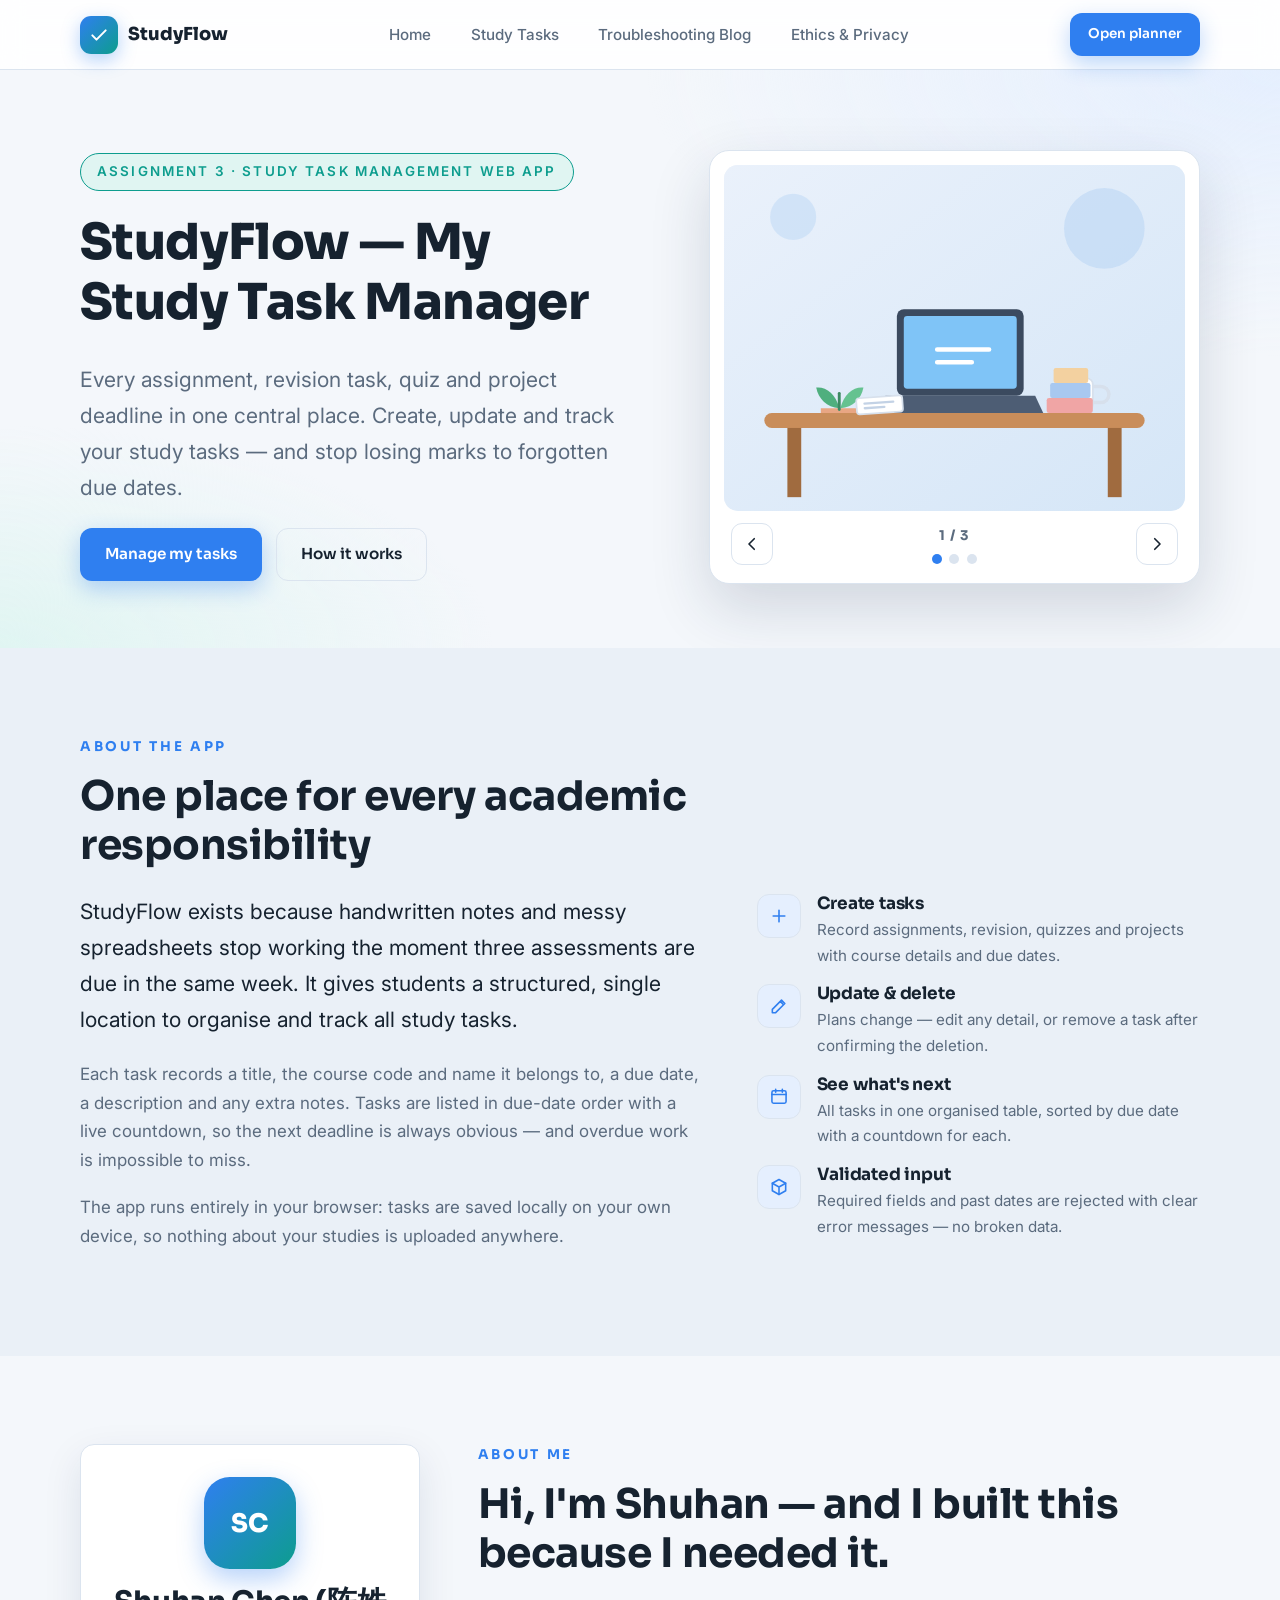
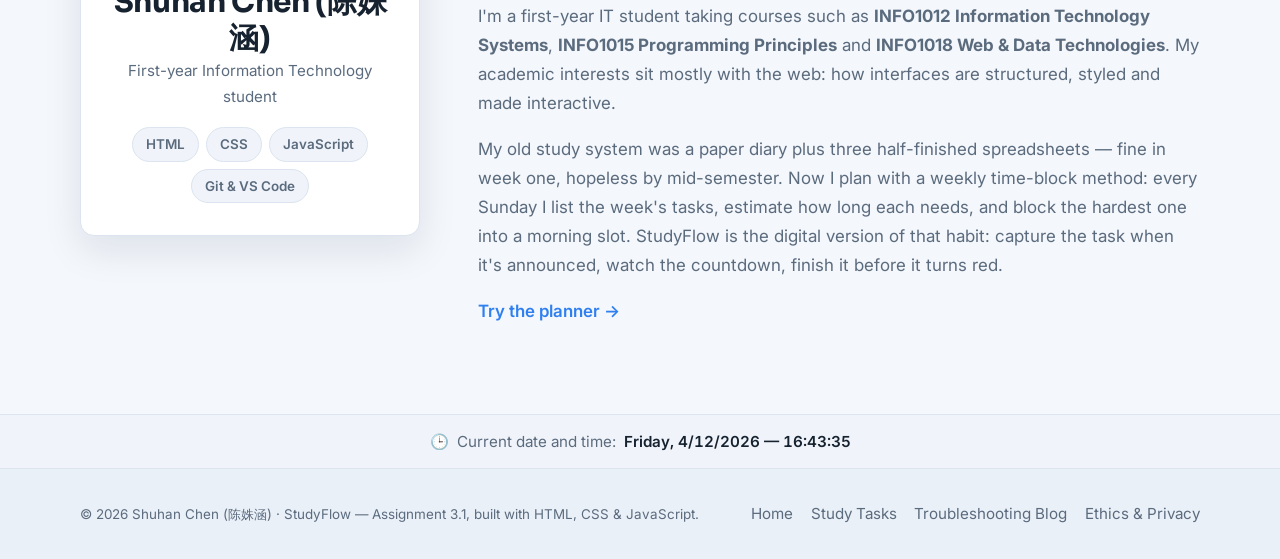
<file: index.html>
<!DOCTYPE html>
<html lang="en">
<head>
  <meta charset="utf-8" />
  <meta name="viewport" content="width=device-width, initial-scale=1" />
  <title>StudyFlow — My Study Task Manager</title>
  <meta name="description" content="Entry point for StudyFlow, a study task management web application. The application pages live in the html/ folder." />
  <meta http-equiv="refresh" content="0; url=html/index.html" />
  <link rel="icon" href="images/favicon.svg" type="image/svg+xml" />
  <style>
    :root {
      --bg: #f4f7fb;
      --surface: #ffffff;
      --border: #dbe4ef;
      --text: #16222f;
      --muted: #5b6b7e;
      --accent: #2f7ff0;
      --accent-dark: #1f63c9;
    }

    * { box-sizing: border-box; }

    body {
      margin: 0;
      min-height: 100vh;
      display: grid;
      place-items: center;
      padding: 2rem 1.25rem;
      background:
        radial-gradient(40rem 26rem at 80% -10%, #e5effe, transparent 60%),
        radial-gradient(32rem 22rem at 0% 10%, #e0f5f2, transparent 55%),
        var(--bg);
      color: var(--text);
      font-family: "Inter", "Segoe UI", system-ui, -apple-system, sans-serif;
      line-height: 1.6;
    }

    main {
      width: 100%;
      max-width: 30rem;
      padding: 2.25rem 2rem;
      background: var(--surface);
      border: 1px solid var(--border);
      border-radius: 18px;
      box-shadow: 0 18px 44px rgba(23, 44, 74, 0.1);
      text-align: center;
    }

    .logo {
      width: 3rem;
      height: 3rem;
      margin: 0 auto 1rem;
      display: grid;
      place-items: center;
      border-radius: 14px;
      background: var(--accent);
      color: #fff;
      font-weight: 700;
      font-size: 1.35rem;
      letter-spacing: -0.02em;
    }

    h1 {
      margin: 0 0 0.4rem;
      font-size: 1.5rem;
      letter-spacing: -0.02em;
    }

    p {
      margin: 0 0 1.35rem;
      color: var(--muted);
      font-size: 0.95rem;
    }

    a {
      display: inline-block;
      padding: 0.7rem 1.35rem;
      border-radius: 999px;
      background: var(--accent);
      color: #fff;
      font-weight: 600;
      font-size: 0.95rem;
      text-decoration: none;
      transition: background 0.18s ease;
    }

    a:hover,
    a:focus-visible { background: var(--accent-dark); }

    code {
      font-family: "Cascadia Code", Consolas, monospace;
      font-size: 0.86em;
      padding: 0.1rem 0.35rem;
      border-radius: 5px;
      background: #f0f4fa;
      color: var(--text);
    }

    .note {
      margin-top: 1.4rem;
      padding-top: 1.1rem;
      border-top: 1px solid var(--border);
      font-size: 0.82rem;
      color: var(--muted);
    }
  </style>
</head>
<body>
  <main>
    <div class="logo" aria-hidden="true">SF</div>
    <h1>StudyFlow</h1>
    <p>My Study Task Manager — loading the home page…</p>
    <a href="html/index.html">Open StudyFlow</a>
    <p class="note">
      This is only the repository entry point. All application pages live in the
      <code>html/</code> folder (<code>index.html</code>, <code>tasks.html</code>,
      <code>blog.html</code>, <code>ethics.html</code>), with styles in <code>css/</code>
      and scripts in <code>js/</code>.
    </p>
  </main>
</body>
</html>
</file>
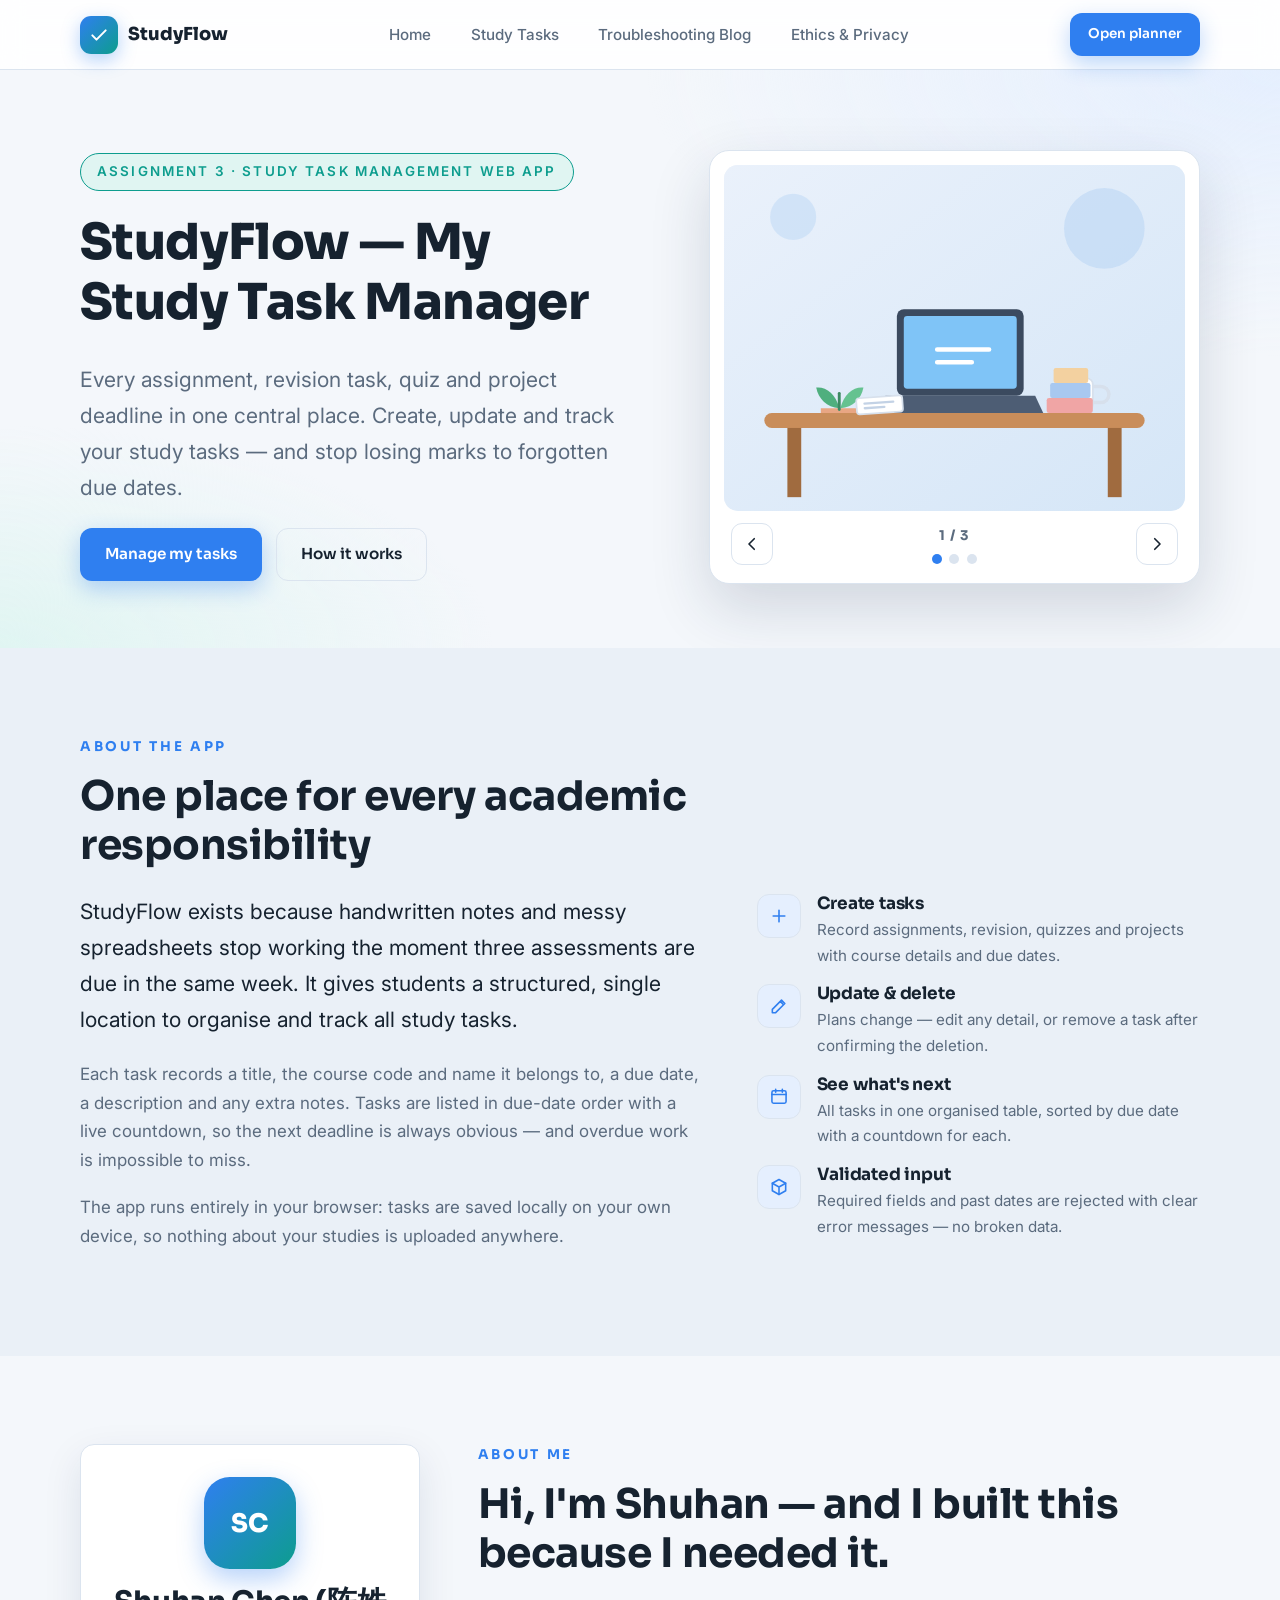
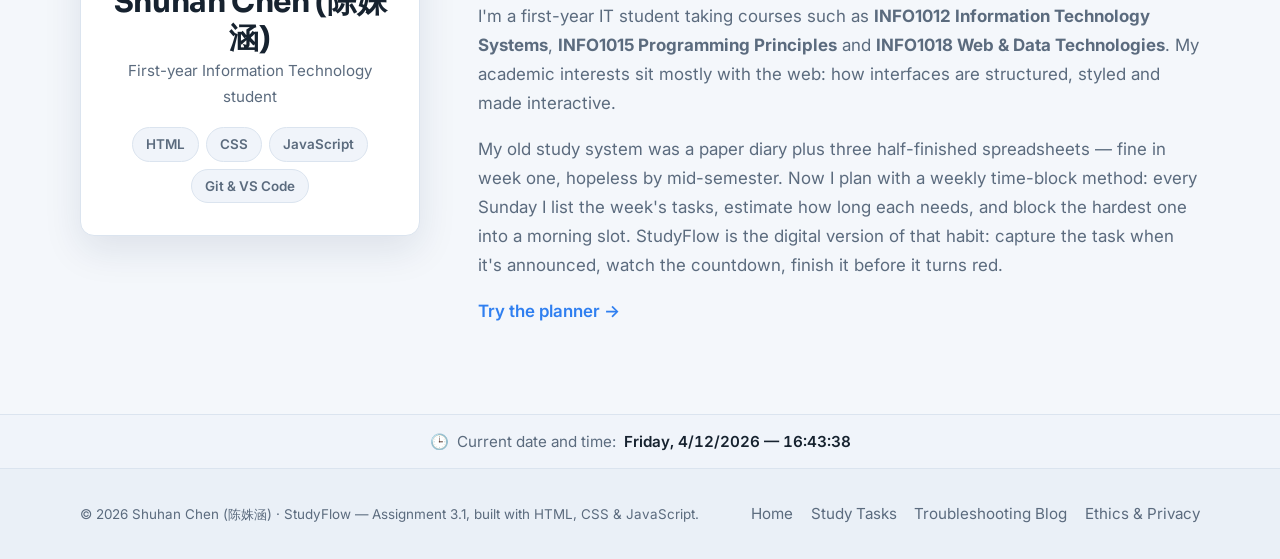
<file: html/index.html>
<!DOCTYPE html>
<html lang="en">
<head>
  <meta charset="UTF-8" />
  <meta name="viewport" content="width=device-width, initial-scale=1.0" />
  <title>StudyFlow — My Study Task Manager</title>
  <meta name="description" content="StudyFlow is a study task management web application that helps students create, update, delete and track academic tasks in one organised place." />
  <meta name="author" content="Shuhan Chen (陈姝涵)" />
  <link rel="icon" href="../images/favicon.svg" type="image/svg+xml" />
  <link rel="preconnect" href="https://fonts.googleapis.com" />
  <link rel="preconnect" href="https://fonts.gstatic.com" crossorigin />
  <link href="https://fonts.googleapis.com/css2?family=Sora:wght@400;600;700;800&family=Inter:wght@300;400;500;600&display=swap" rel="stylesheet" />
  <link rel="stylesheet" href="../css/style.css" />
</head>
<body>
  <a class="skip-link" href="#main">Skip to main content</a>

  <header class="site-header">
    <div class="container header-inner">
      <a class="brand" href="index.html" aria-label="StudyFlow home">
        <span class="brand-mark" aria-hidden="true">
          <svg viewBox="0 0 24 24" width="20" height="20" fill="none" stroke="currentColor" stroke-width="2.4" stroke-linecap="round" stroke-linejoin="round"><path d="M4 12.5l5 5L20 6.5"/></svg>
        </span>
        <span class="brand-text">StudyFlow</span>
      </a>

      <nav class="nav" id="primaryNav" aria-label="Primary navigation">
        <ul class="nav-list">
          <li><a href="index.html">Home</a></li>
          <li><a href="tasks.html">Study Tasks</a></li>
          <li><a href="blog.html">Troubleshooting Blog</a></li>
          <li><a href="ethics.html">Ethics &amp; Privacy</a></li>
        </ul>
      </nav>

      <a class="btn btn-primary btn-sm" href="tasks.html">Open planner</a>

      <button class="icon-btn nav-toggle" id="navToggle" type="button" aria-label="Open menu" aria-expanded="false" aria-controls="primaryNav">
        <span class="bar"></span><span class="bar"></span><span class="bar"></span>
      </button>
    </div>
  </header>

  <main id="main">
    <!-- ================= HERO ================= -->
    <section class="hero" aria-labelledby="appTitle">
      <div class="container hero-inner">
        <div class="hero-copy">
          <p class="eyebrow">Assignment 3 · Study task management web app</p>
          <h1 id="appTitle" class="hero-title">StudyFlow — My Study Task Manager</h1>
          <p class="hero-sub">
            Every assignment, revision task, quiz and project deadline in one central place.
            Create, update and track your study tasks — and stop losing marks to forgotten due dates.
          </p>
          <div class="hero-actions">
            <a class="btn btn-primary" href="tasks.html">Manage my tasks</a>
            <a class="btn btn-ghost" href="#about-app">How it works</a>
          </div>
        </div>

        <!-- Image gallery: three study-related images + cycle button -->
        <figure class="gallery" id="gallery" aria-label="Gallery of study related images">
          <div class="gallery-stage">
            <img class="slide is-active" src="../images/study-desk.svg" alt="Illustration of a tidy study desk with a laptop, a coffee cup and a small plant" />
            <img class="slide" src="../images/study-checklist.svg" alt="Illustration of a clipboard checklist with three completed ticks and one pending item" />
            <img class="slide" src="../images/study-graduation.svg" alt="Illustration of a stack of books topped with a graduation cap" />
          </div>

          <figcaption class="gallery-bar">
            <button class="icon-btn" id="prevSlide" type="button" aria-label="Show previous image">
              <svg viewBox="0 0 24 24" width="18" height="18" fill="none" stroke="currentColor" stroke-width="2.2" stroke-linecap="round" stroke-linejoin="round"><path d="M15 5l-7 7 7 7"/></svg>
            </button>

            <div class="gallery-meta">
              <span id="slideCounter" aria-live="polite">1 / 3</span>
              <div class="dots" role="group" aria-label="Choose image">
                <button class="dot is-active" type="button" aria-label="Image 1: study desk"></button>
                <button class="dot" type="button" aria-label="Image 2: study checklist"></button>
                <button class="dot" type="button" aria-label="Image 3: graduation cap"></button>
              </div>
            </div>

            <button class="icon-btn" id="nextSlide" type="button" aria-label="Show next image">
              <svg viewBox="0 0 24 24" width="18" height="18" fill="none" stroke="currentColor" stroke-width="2.2" stroke-linecap="round" stroke-linejoin="round"><path d="M9 5l7 7-7 7"/></svg>
            </button>
          </figcaption>
        </figure>
      </div>
    </section>

    <!-- ================= ABOUT THE APP ================= -->
    <section class="section section-alt" id="about-app" aria-labelledby="aboutAppTitle">
      <div class="container">
        <p class="section-kicker">About the app</p>
        <h2 class="section-title" id="aboutAppTitle">One place for every academic responsibility</h2>

        <div class="split">
          <div>
            <p class="lede">
              StudyFlow exists because handwritten notes and messy spreadsheets stop working the
              moment three assessments are due in the same week. It gives students a structured,
              single location to organise and track all study tasks.
            </p>
            <p class="muted-text">
              Each task records a title, the course code and name it belongs to, a due date, a
              description and any extra notes. Tasks are listed in due-date order with a live
              countdown, so the next deadline is always obvious — and overdue work is impossible
              to miss.
            </p>
            <p class="muted-text">
              The app runs entirely in your browser: tasks are saved locally on your own device,
              so nothing about your studies is uploaded anywhere.
            </p>
          </div>

          <ul class="feature-list">
            <li>
              <span class="feature-icon" aria-hidden="true"><svg viewBox="0 0 24 24" width="20" height="20" fill="none" stroke="currentColor" stroke-width="1.9" stroke-linecap="round" stroke-linejoin="round"><path d="M12 5v14M5 12h14"/></svg></span>
              <div><h3>Create tasks</h3><p>Record assignments, revision, quizzes and projects with course details and due dates.</p></div>
            </li>
            <li>
              <span class="feature-icon" aria-hidden="true"><svg viewBox="0 0 24 24" width="20" height="20" fill="none" stroke="currentColor" stroke-width="1.9" stroke-linecap="round" stroke-linejoin="round"><path d="M4 20h4L19 9l-4-4L4 16v4zM13.5 6.5l4 4"/></svg></span>
              <div><h3>Update &amp; delete</h3><p>Plans change — edit any detail, or remove a task after confirming the deletion.</p></div>
            </li>
            <li>
              <span class="feature-icon" aria-hidden="true"><svg viewBox="0 0 24 24" width="20" height="20" fill="none" stroke="currentColor" stroke-width="1.9" stroke-linecap="round" stroke-linejoin="round"><rect x="3.5" y="4.5" width="17" height="15" rx="2"/><path d="M3.5 9h17M8 2.8v3.4M16 2.8v3.4"/></svg></span>
              <div><h3>See what's next</h3><p>All tasks in one organised table, sorted by due date with a countdown for each.</p></div>
            </li>
            <li>
              <span class="feature-icon" aria-hidden="true"><svg viewBox="0 0 24 24" width="20" height="20" fill="none" stroke="currentColor" stroke-width="1.9" stroke-linecap="round" stroke-linejoin="round"><path d="M12 3l8 4.5v9L12 21l-8-4.5v-9z"/><path d="M12 12l8-4.5M12 12v9M12 12L4 7.5"/></svg></span>
              <div><h3>Validated input</h3><p>Required fields and past dates are rejected with clear error messages — no broken data.</p></div>
            </li>
          </ul>
        </div>
      </div>
    </section>

    <!-- ================= ABOUT ME ================= -->
    <section class="section" id="about-me" aria-labelledby="aboutMeTitle">
      <div class="container split split--reverse">
        <aside class="about-card" aria-label="Profile summary">
          <div class="avatar" aria-hidden="true">SC</div>
          <h3>Shuhan Chen (陈姝涵)</h3>
          <p class="muted-text small">First-year Information Technology student</p>
          <ul class="chip-list">
            <li class="chip">HTML</li>
            <li class="chip">CSS</li>
            <li class="chip">JavaScript</li>
            <li class="chip">Git &amp; VS Code</li>
          </ul>
        </aside>

        <div>
          <p class="section-kicker">About me</p>
          <h2 class="section-title" id="aboutMeTitle">Hi, I'm Shuhan — and I built this because I needed it.</h2>
          <p class="muted-text">
            I'm a first-year IT student taking courses such as
            <strong>INFO1012 Information Technology Systems</strong>,
            <strong>INFO1015 Programming Principles</strong> and
            <strong>INFO1018 Web &amp; Data Technologies</strong>.
            My academic interests sit mostly with the web: how interfaces are structured,
            styled and made interactive.
          </p>
          <p class="muted-text">
            My old study system was a paper diary plus three half-finished spreadsheets — fine in
            week one, hopeless by mid-semester. Now I plan with a weekly time-block method:
            every Sunday I list the week's tasks, estimate how long each needs, and block the
            hardest one into a morning slot. StudyFlow is the digital version of that habit:
            capture the task when it's announced, watch the countdown, finish it before it turns red.
          </p>
          <a class="text-link" href="tasks.html">Try the planner <span aria-hidden="true">→</span></a>
        </div>
      </div>
    </section>
  </main>

  <div class="clock-bar">
    <div class="container">
      <span aria-hidden="true">🕒</span> Current date and time:
      <time id="clock">Loading…</time>
    </div>
  </div>

  <footer class="site-footer">
    <div class="container footer-inner">
      <p class="footer-copy">© <span id="year">2026</span> Shuhan Chen (陈姝涵) · StudyFlow — Assignment 3.1, built with HTML, CSS &amp; JavaScript.</p>
      <nav class="footer-nav" aria-label="Footer navigation">
        <a href="index.html">Home</a>
        <a href="tasks.html">Study Tasks</a>
        <a href="blog.html">Troubleshooting Blog</a>
        <a href="ethics.html">Ethics &amp; Privacy</a>
      </nav>
    </div>
  </footer>

  <div class="toast" id="toast" role="status" aria-live="polite"></div>
  <script src="../js/main.js"></script>
  <script src="../js/gallery.js"></script>
</body>
</html>
</file>
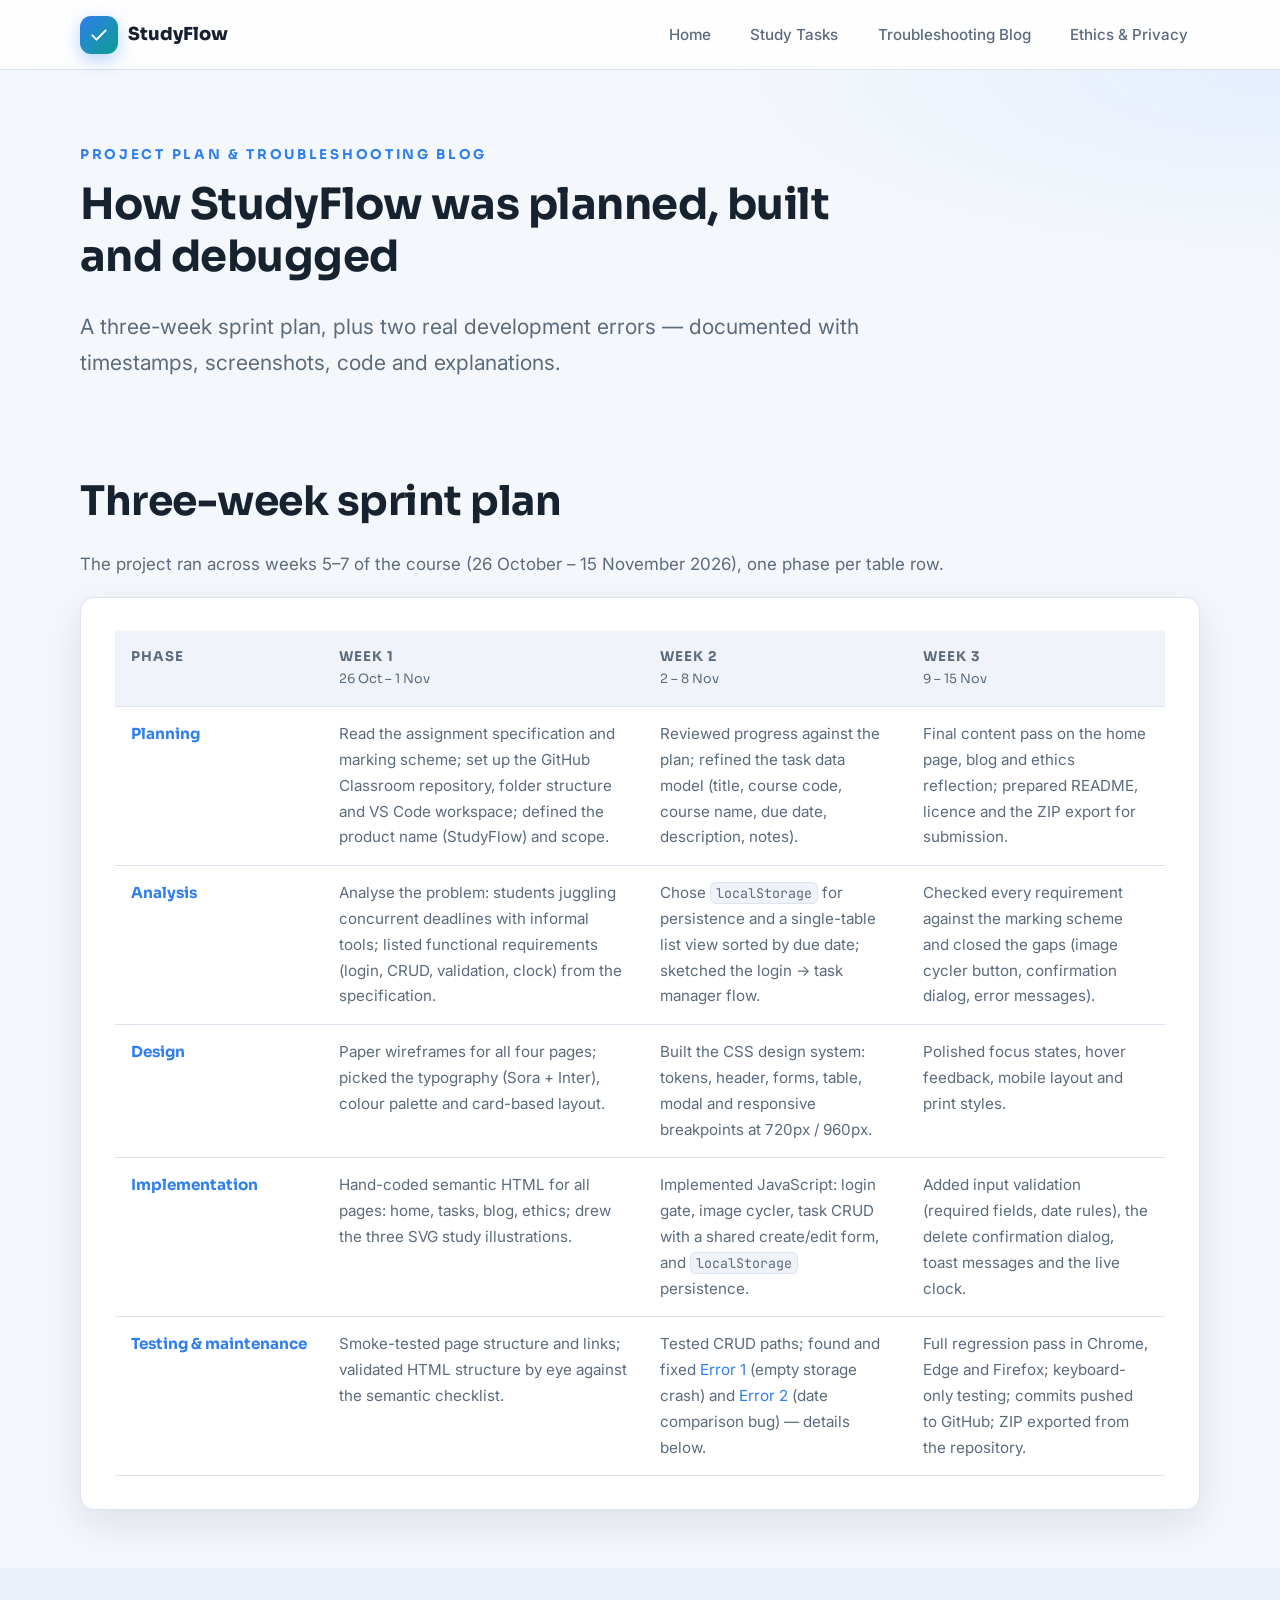
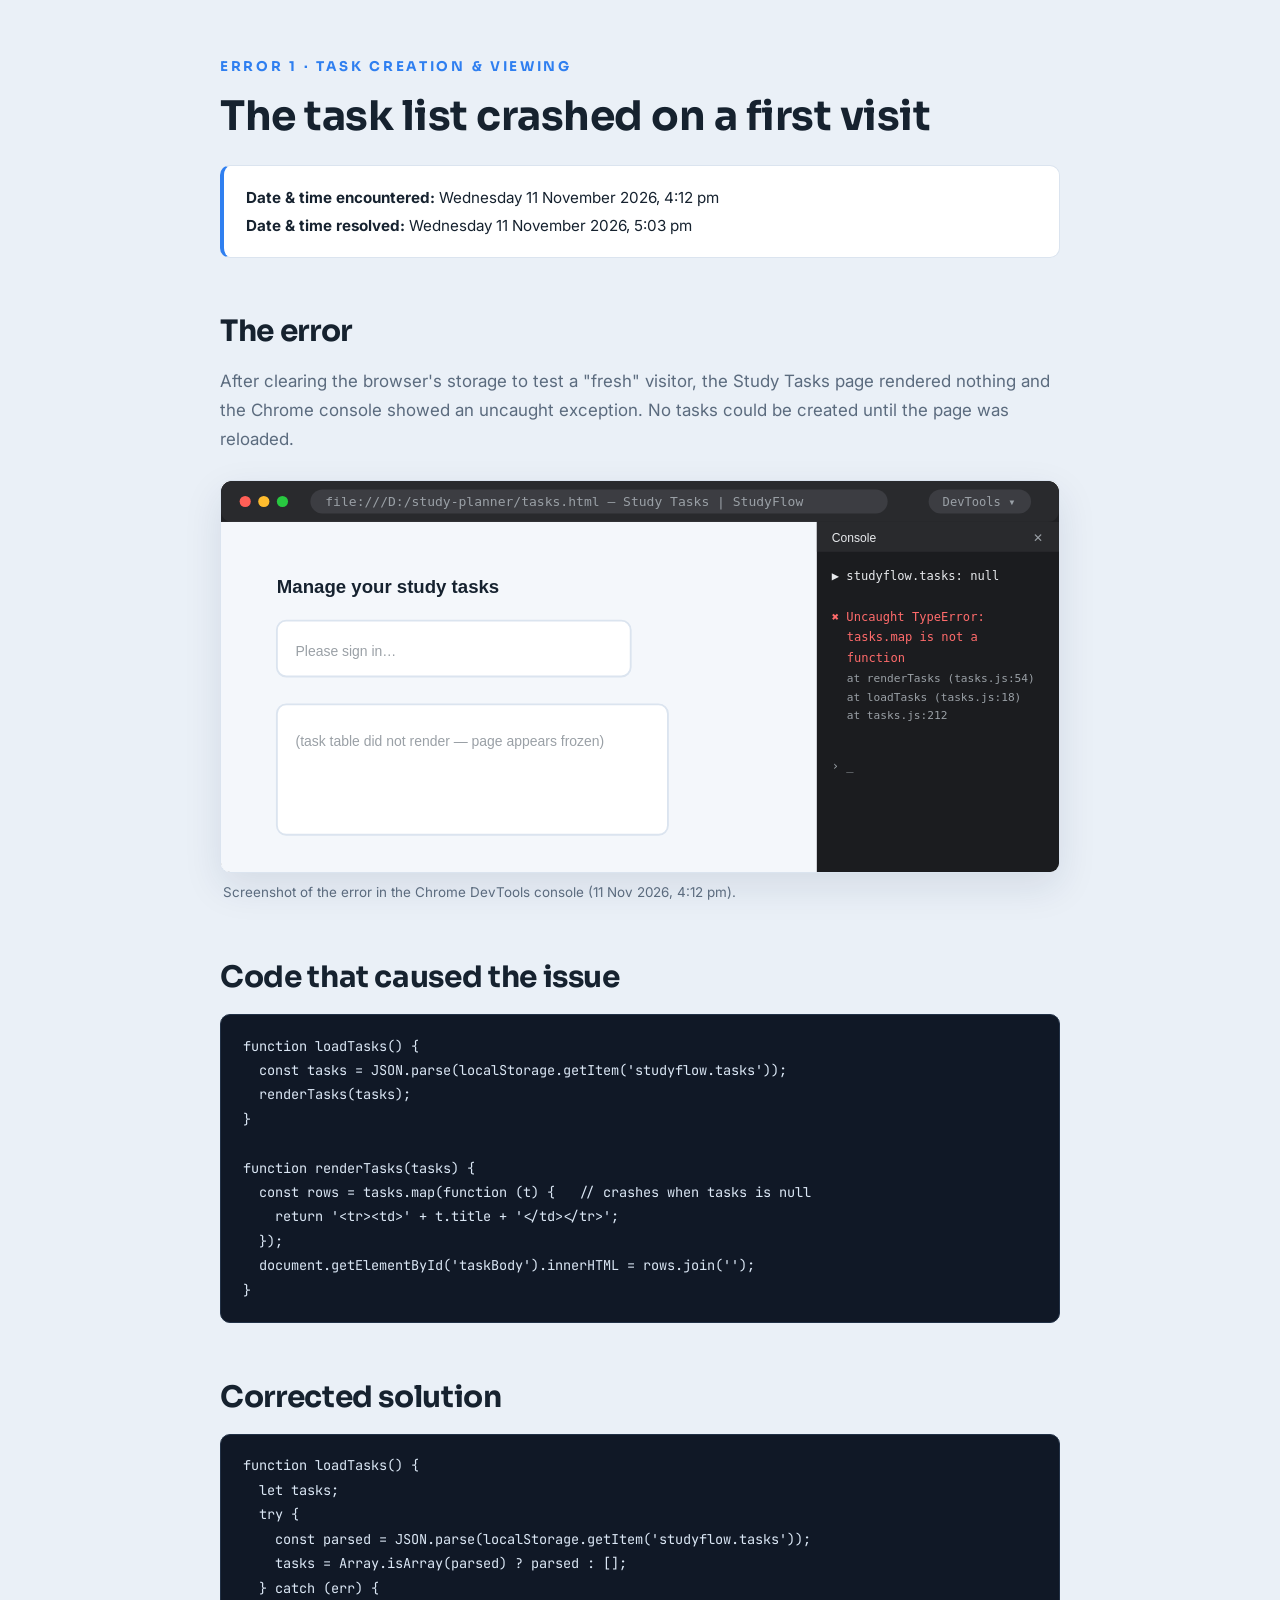
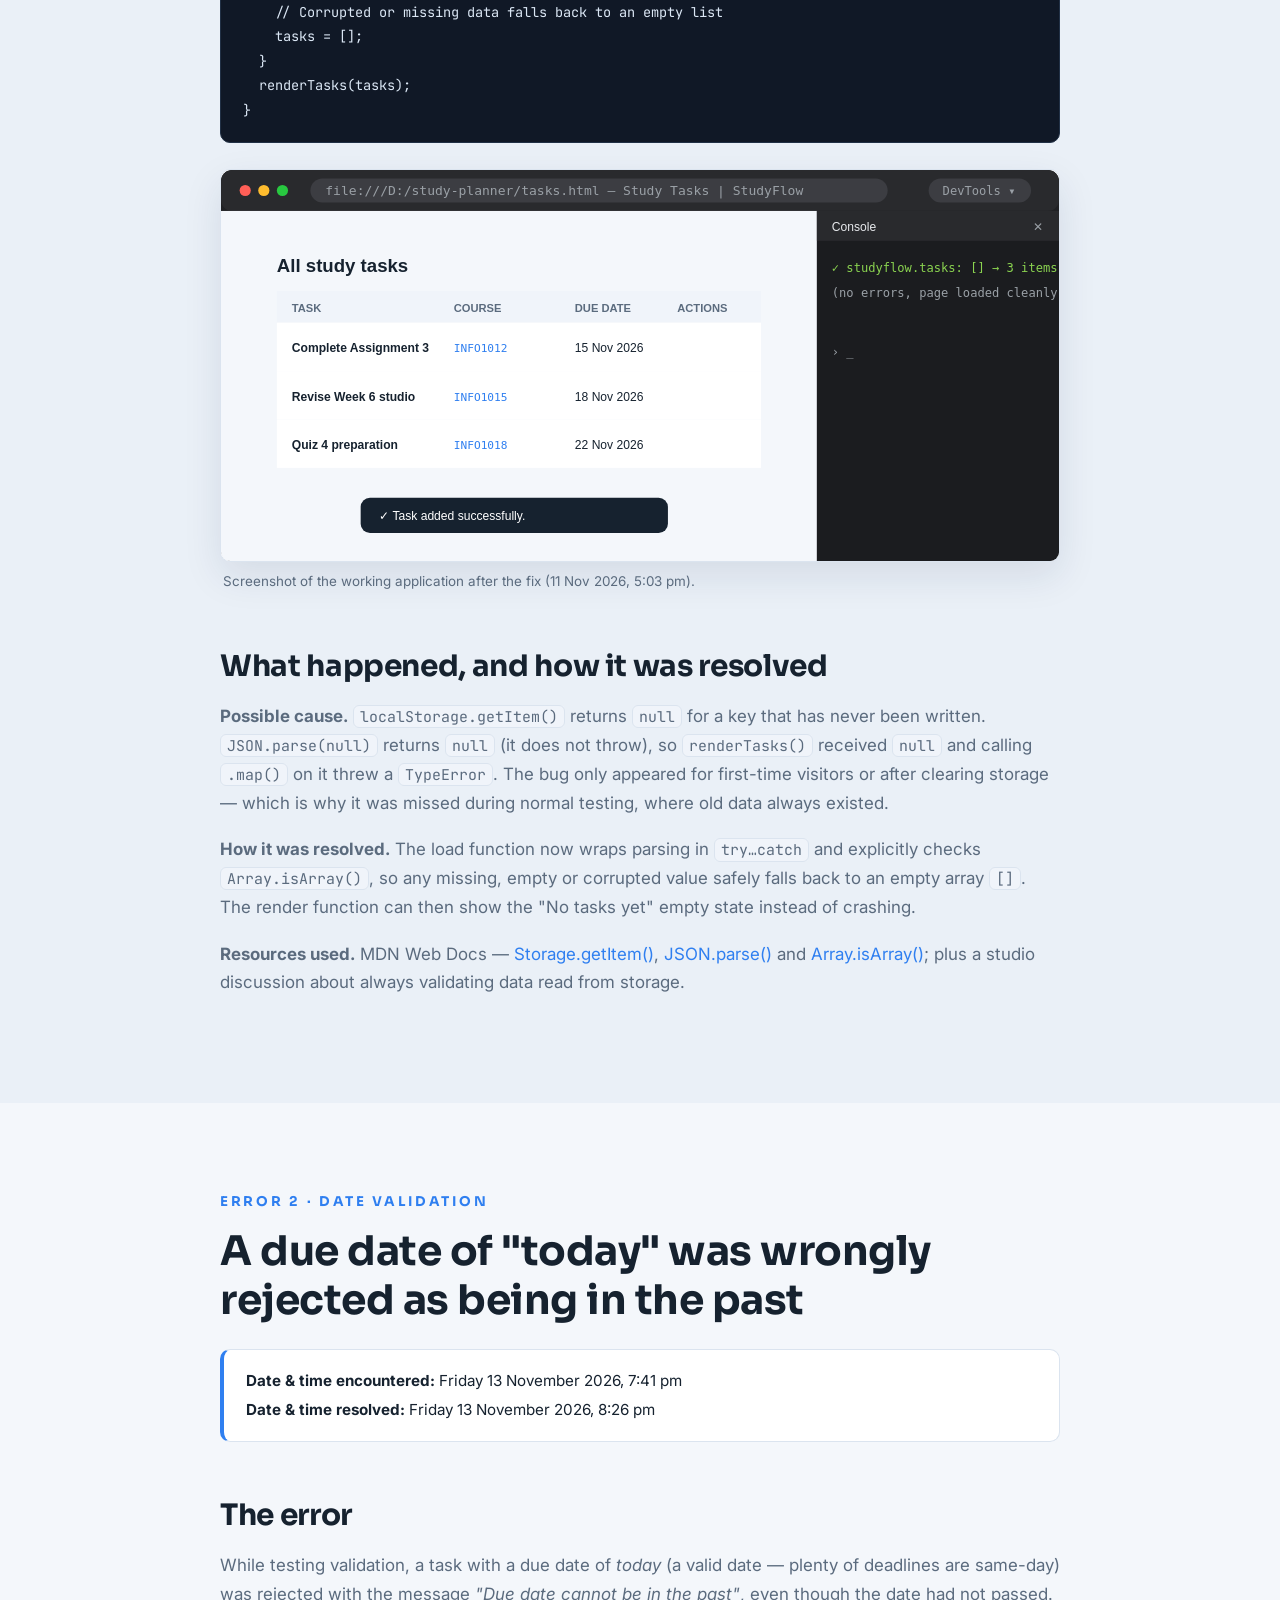
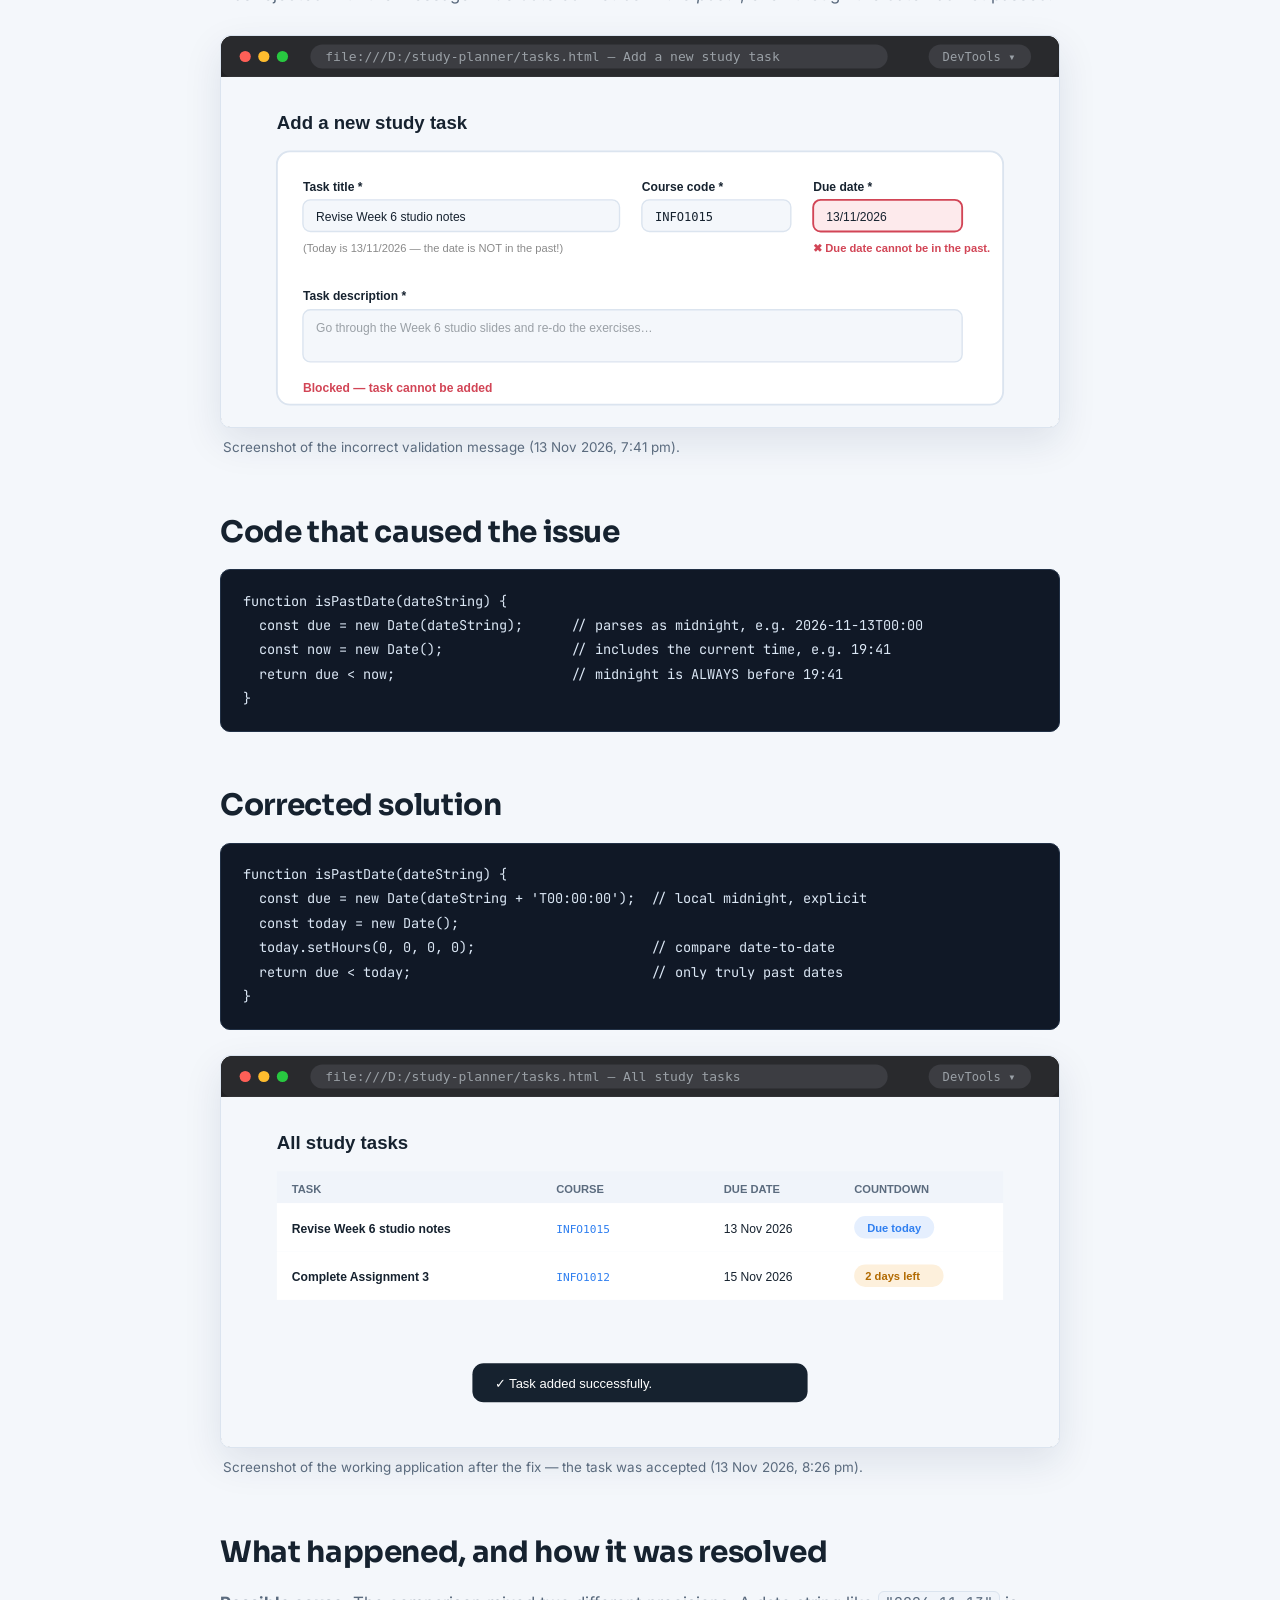
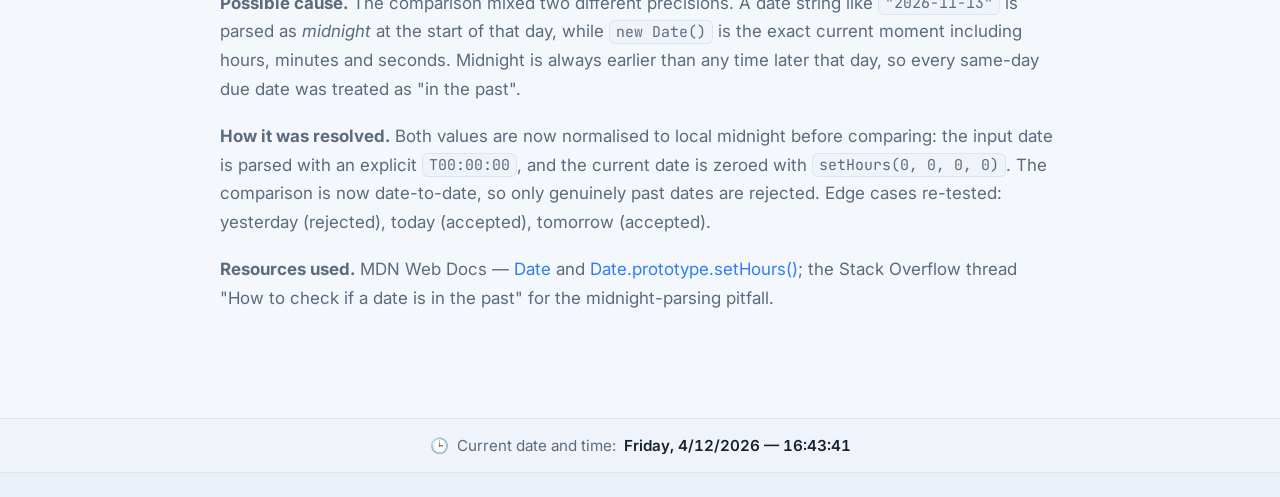
<file: blog.html>
<!DOCTYPE html>
<html lang="en">
<head>
  <meta charset="UTF-8" />
  <meta name="viewport" content="width=device-width, initial-scale=1.0" />
  <title>Project Plan &amp; Troubleshooting Blog | StudyFlow</title>
  <meta name="description" content="The three-week sprint plan for StudyFlow, plus documented errors and step-by-step troubleshooting explanations from development." />
  <meta name="author" content="Shuhan Chen" />
  <link rel="icon" href="images/favicon.svg" type="image/svg+xml" />
  <link rel="preconnect" href="https://fonts.googleapis.com" />
  <link rel="preconnect" href="https://fonts.gstatic.com" crossorigin />
  <link href="https://fonts.googleapis.com/css2?family=Sora:wght@400;600;700;800&family=Inter:wght@300;400;500;600&family=JetBrains+Mono:wght@400;600&display=swap" rel="stylesheet" />
  <link rel="stylesheet" href="css/style.css" />
</head>
<body>
  <a class="skip-link" href="#main">Skip to main content</a>

  <header class="site-header">
    <div class="container header-inner">
      <a class="brand" href="index.html" aria-label="StudyFlow home">
        <span class="brand-mark" aria-hidden="true">
          <svg viewBox="0 0 24 24" width="20" height="20" fill="none" stroke="currentColor" stroke-width="2.4" stroke-linecap="round" stroke-linejoin="round"><path d="M4 12.5l5 5L20 6.5"/></svg>
        </span>
        <span class="brand-text">StudyFlow</span>
      </a>

      <nav class="nav" id="primaryNav" aria-label="Primary navigation">
        <ul class="nav-list">
          <li><a href="index.html">Home</a></li>
          <li><a href="tasks.html">Study Tasks</a></li>
          <li><a href="blog.html">Troubleshooting Blog</a></li>
          <li><a href="ethics.html">Ethics &amp; Privacy</a></li>
        </ul>
      </nav>

      <button class="icon-btn nav-toggle" id="navToggle" type="button" aria-label="Open menu" aria-expanded="false" aria-controls="primaryNav">
        <span class="bar"></span><span class="bar"></span><span class="bar"></span>
      </button>
    </div>
  </header>

  <main id="main">
    <section class="page-head" aria-labelledby="blogTitle">
      <div class="container">
        <p class="section-kicker">Project plan &amp; troubleshooting blog</p>
        <h1 class="page-title" id="blogTitle">How StudyFlow was planned, built and debugged</h1>
        <p class="page-lede">A three-week sprint plan, plus two real development errors — documented with timestamps, screenshots, code and explanations.</p>
      </div>
    </section>

    <!-- ================= SPRINT PLAN ================= -->
    <section class="section section-tight" aria-labelledby="planTitle">
      <div class="container">
        <h2 class="section-title" id="planTitle">Three-week sprint plan</h2>
        <p class="muted-text">The project ran across weeks 5–7 of the course (26 October – 15 November 2026), one phase per table row.</p>

        <div class="table-wrap panel">
          <table class="plan-table">
            <caption class="visually-hidden">Three week sprint plan showing phases and activities per week</caption>
            <thead>
              <tr>
                <th scope="col">Phase</th>
                <th scope="col">Week 1<br /><span class="th-note">26 Oct – 1 Nov</span></th>
                <th scope="col">Week 2<br /><span class="th-note">2 – 8 Nov</span></th>
                <th scope="col">Week 3<br /><span class="th-note">9 – 15 Nov</span></th>
              </tr>
            </thead>
            <tbody>
              <tr>
                <th scope="row">Planning</th>
                <td>Read the assignment specification and marking scheme; set up the GitHub Classroom repository, folder structure and VS Code workspace; defined the product name (StudyFlow) and scope.</td>
                <td>Reviewed progress against the plan; refined the task data model (title, course code, course name, due date, description, notes).</td>
                <td>Final content pass on the home page, blog and ethics reflection; prepared README, licence and the ZIP export for submission.</td>
              </tr>
              <tr>
                <th scope="row">Analysis</th>
                <td>Analyse the problem: students juggling concurrent deadlines with informal tools; listed functional requirements (login, CRUD, validation, clock) from the specification.</td>
                <td>Chose <code>localStorage</code> for persistence and a single-table list view sorted by due date; sketched the login → task manager flow.</td>
                <td>Checked every requirement against the marking scheme and closed the gaps (image cycler button, confirmation dialog, error messages).</td>
              </tr>
              <tr>
                <th scope="row">Design</th>
                <td>Paper wireframes for all four pages; picked the typography (Sora + Inter), colour palette and card-based layout.</td>
                <td>Built the CSS design system: tokens, header, forms, table, modal and responsive breakpoints at 720px / 960px.</td>
                <td>Polished focus states, hover feedback, mobile layout and print styles.</td>
              </tr>
              <tr>
                <th scope="row">Implementation</th>
                <td>Hand-coded semantic HTML for all pages: home, tasks, blog, ethics; drew the three SVG study illustrations.</td>
                <td>Implemented JavaScript: login gate, image cycler, task CRUD with a shared create/edit form, and <code>localStorage</code> persistence.</td>
                <td>Added input validation (required fields, date rules), the delete confirmation dialog, toast messages and the live clock.</td>
              </tr>
              <tr>
                <th scope="row">Testing &amp; maintenance</th>
                <td>Smoke-tested page structure and links; validated HTML structure by eye against the semantic checklist.</td>
                <td>Tested CRUD paths; found and fixed <a href="#error-1">Error&nbsp;1</a> (empty storage crash) and <a href="#error-2">Error&nbsp;2</a> (date comparison bug) — details below.</td>
                <td>Full regression pass in Chrome, Edge and Firefox; keyboard-only testing; commits pushed to GitHub; ZIP exported from the repository.</td>
              </tr>
            </tbody>
          </table>
        </div>
      </div>
    </section>

    <!-- ================= ERROR 1 ================= -->
    <section class="section section-alt" id="error-1" aria-labelledby="error1Title">
      <div class="container container--narrow">
        <p class="section-kicker">Error 1 · Task creation &amp; viewing</p>
        <h2 class="section-title" id="error1Title">The task list crashed on a first visit</h2>

        <div class="error-meta">
          <p><strong>Date &amp; time encountered:</strong> Wednesday 11 November 2026, 4:12&nbsp;pm</p>
          <p><strong>Date &amp; time resolved:</strong> Wednesday 11 November 2026, 5:03&nbsp;pm</p>
        </div>

        <h3 class="sub-title">The error</h3>
        <p class="muted-text">
          After clearing the browser's storage to test a "fresh" visitor, the Study Tasks page rendered nothing
          and the Chrome console showed an uncaught exception. No tasks could be created until the page was reloaded.
        </p>

        <figure class="shot">
          <img src="images/shot-error-1.svg" alt="Browser console screenshot showing the error: Uncaught TypeError, tasks.map is not a function, at renderTasks in tasks.js line 54" />
          <figcaption>Screenshot of the error in the Chrome DevTools console (11 Nov 2026, 4:12 pm).</figcaption>
        </figure>

        <h3 class="sub-title">Code that caused the issue</h3>
        <pre class="code-block"><code>function loadTasks() {
  const tasks = JSON.parse(localStorage.getItem('studyflow.tasks'));
  renderTasks(tasks);
}

function renderTasks(tasks) {
  const rows = tasks.map(function (t) {   // crashes when tasks is null
    return '&lt;tr&gt;&lt;td&gt;' + t.title + '&lt;/td&gt;&lt;/tr&gt;';
  });
  document.getElementById('taskBody').innerHTML = rows.join('');
}</code></pre>

        <h3 class="sub-title">Corrected solution</h3>
        <pre class="code-block"><code>function loadTasks() {
  let tasks;
  try {
    const parsed = JSON.parse(localStorage.getItem('studyflow.tasks'));
    tasks = Array.isArray(parsed) ? parsed : [];
  } catch (err) {
    // Corrupted or missing data falls back to an empty list
    tasks = [];
  }
  renderTasks(tasks);
}</code></pre>

        <figure class="shot">
          <img src="images/shot-fixed-1.svg" alt="Screenshot of the working application showing the task table rendered with three tasks and the console clear of errors" />
          <figcaption>Screenshot of the working application after the fix (11 Nov 2026, 5:03 pm).</figcaption>
        </figure>

        <h3 class="sub-title">What happened, and how it was resolved</h3>
        <p class="muted-text">
          <strong>Possible cause.</strong> <code>localStorage.getItem()</code> returns <code>null</code> for a key that has
          never been written. <code>JSON.parse(null)</code> returns <code>null</code> (it does not throw), so
          <code>renderTasks()</code> received <code>null</code> and calling <code>.map()</code> on it threw a
          <code>TypeError</code>. The bug only appeared for first-time visitors or after clearing storage — which is
          why it was missed during normal testing, where old data always existed.
        </p>
        <p class="muted-text">
          <strong>How it was resolved.</strong> The load function now wraps parsing in <code>try…catch</code> and
          explicitly checks <code>Array.isArray()</code>, so any missing, empty or corrupted value safely falls back to
          an empty array <code>[]</code>. The render function can then show the "No tasks yet" empty state instead of crashing.
        </p>
        <p class="muted-text">
          <strong>Resources used.</strong> MDN Web Docs —
          <a href="https://developer.mozilla.org/en-US/docs/Web/API/Storage/getItem">Storage.getItem()</a>,
          <a href="https://developer.mozilla.org/en-US/docs/Web/JavaScript/Reference/Global_Objects/JSON/parse">JSON.parse()</a> and
          <a href="https://developer.mozilla.org/en-US/docs/Web/JavaScript/Reference/Global_Objects/Array/isArray">Array.isArray()</a>;
          plus a studio discussion about always validating data read from storage.
        </p>
      </div>
    </section>

    <!-- ================= ERROR 2 ================= -->
    <section class="section" id="error-2" aria-labelledby="error2Title">
      <div class="container container--narrow">
        <p class="section-kicker">Error 2 · Date validation</p>
        <h2 class="section-title" id="error2Title">A due date of "today" was wrongly rejected as being in the past</h2>

        <div class="error-meta">
          <p><strong>Date &amp; time encountered:</strong> Friday 13 November 2026, 7:41&nbsp;pm</p>
          <p><strong>Date &amp; time resolved:</strong> Friday 13 November 2026, 8:26&nbsp;pm</p>
        </div>

        <h3 class="sub-title">The error</h3>
        <p class="muted-text">
          While testing validation, a task with a due date of <em>today</em> (a valid date — plenty of deadlines are
          same-day) was rejected with the message <em>"Due date cannot be in the past"</em>, even though the date had not passed.
        </p>

        <figure class="shot">
          <img src="images/shot-error-2.svg" alt="Screenshot of the task form showing a due date set to 13/11/2026 with an incorrect red error message saying due date cannot be in the past" />
          <figcaption>Screenshot of the incorrect validation message (13 Nov 2026, 7:41 pm).</figcaption>
        </figure>

        <h3 class="sub-title">Code that caused the issue</h3>
        <pre class="code-block"><code>function isPastDate(dateString) {
  const due = new Date(dateString);      // parses as midnight, e.g. 2026-11-13T00:00
  const now = new Date();                // includes the current time, e.g. 19:41
  return due &lt; now;                      // midnight is ALWAYS before 19:41
}</code></pre>

        <h3 class="sub-title">Corrected solution</h3>
        <pre class="code-block"><code>function isPastDate(dateString) {
  const due = new Date(dateString + 'T00:00:00');  // local midnight, explicit
  const today = new Date();
  today.setHours(0, 0, 0, 0);                      // compare date-to-date
  return due &lt; today;                              // only truly past dates
}</code></pre>

        <figure class="shot">
          <img src="images/shot-fixed-2.svg" alt="Screenshot of the working application showing the same due date accepted and a success toast saying task added successfully" />
          <figcaption>Screenshot of the working application after the fix — the task was accepted (13 Nov 2026, 8:26 pm).</figcaption>
        </figure>

        <h3 class="sub-title">What happened, and how it was resolved</h3>
        <p class="muted-text">
          <strong>Possible cause.</strong> The comparison mixed two different precisions. A date string like
          <code>"2026-11-13"</code> is parsed as <em>midnight</em> at the start of that day, while
          <code>new Date()</code> is the exact current moment including hours, minutes and seconds. Midnight is always
          earlier than any time later that day, so every same-day due date was treated as "in the past".
        </p>
        <p class="muted-text">
          <strong>How it was resolved.</strong> Both values are now normalised to local midnight before comparing:
          the input date is parsed with an explicit <code>T00:00:00</code>, and the current date is zeroed with
          <code>setHours(0, 0, 0, 0)</code>. The comparison is now date-to-date, so only genuinely past dates are
          rejected. Edge cases re-tested: yesterday (rejected), today (accepted), tomorrow (accepted).
        </p>
        <p class="muted-text">
          <strong>Resources used.</strong> MDN Web Docs —
          <a href="https://developer.mozilla.org/en-US/docs/Web/JavaScript/Reference/Global_Objects/Date">Date</a> and
          <a href="https://developer.mozilla.org/en-US/docs/Web/JavaScript/Reference/Global_Objects/Date/setHours">Date.prototype.setHours()</a>;
          the Stack Overflow thread "How to check if a date is in the past" for the midnight-parsing pitfall.
        </p>
      </div>
    </section>
  </main>

  <div class="clock-bar">
    <div class="container">
      <span aria-hidden="true">🕒</span> Current date and time:
      <time id="clock">Loading…</time>
    </div>
  </div>

  <footer class="site-footer">
    <div class="container footer-inner">
      <p class="footer-copy">© <span id="year">2026</span> Shuhan Chen · StudyFlow — Assignment 3.1, built with HTML, CSS &amp; JavaScript.</p>
      <nav class="footer-nav" aria-label="Footer navigation">
        <a href="index.html">Home</a>
        <a href="tasks.html">Study Tasks</a>
        <a href="blog.html">Troubleshooting Blog</a>
        <a href="ethics.html">Ethics &amp; Privacy</a>
      </nav>
    </div>
  </footer>

  <div class="toast" id="toast" role="status" aria-live="polite"></div>
  <script src="js/main.js"></script>
</body>
</html>
</file>
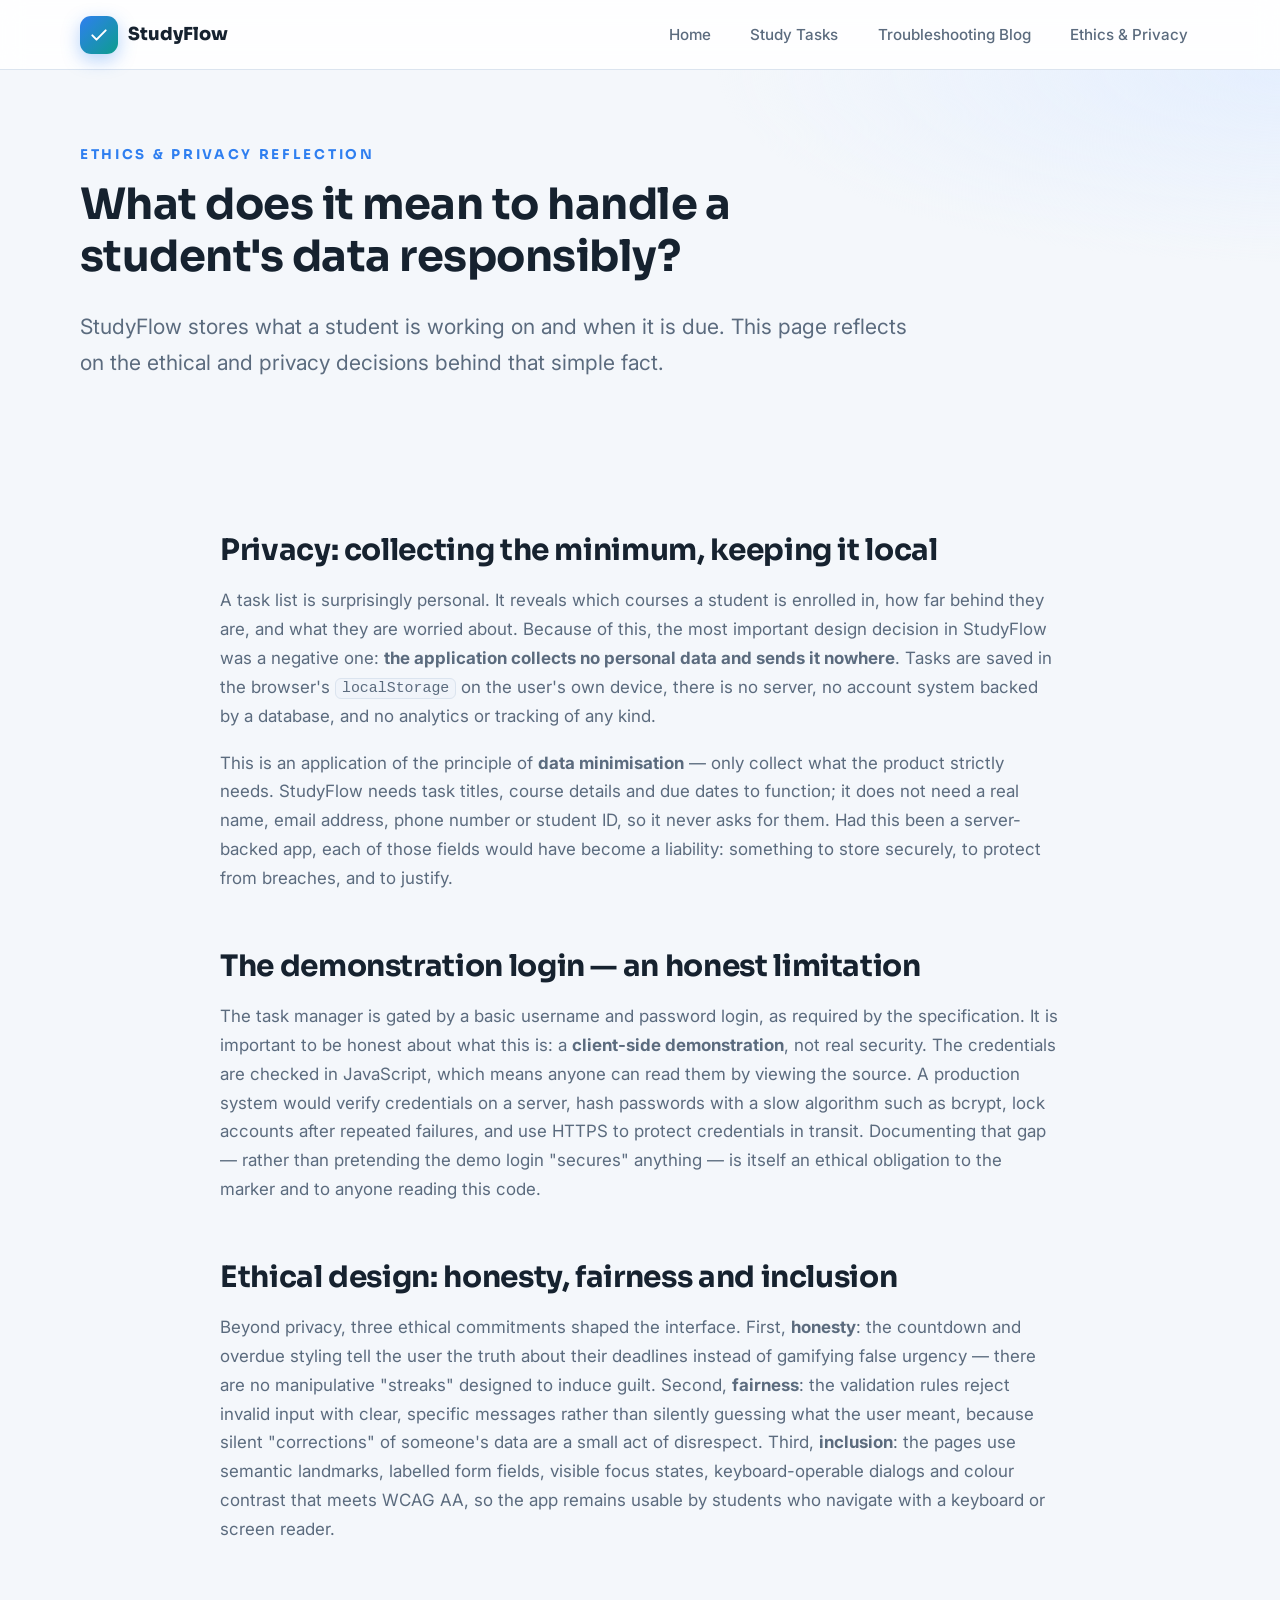
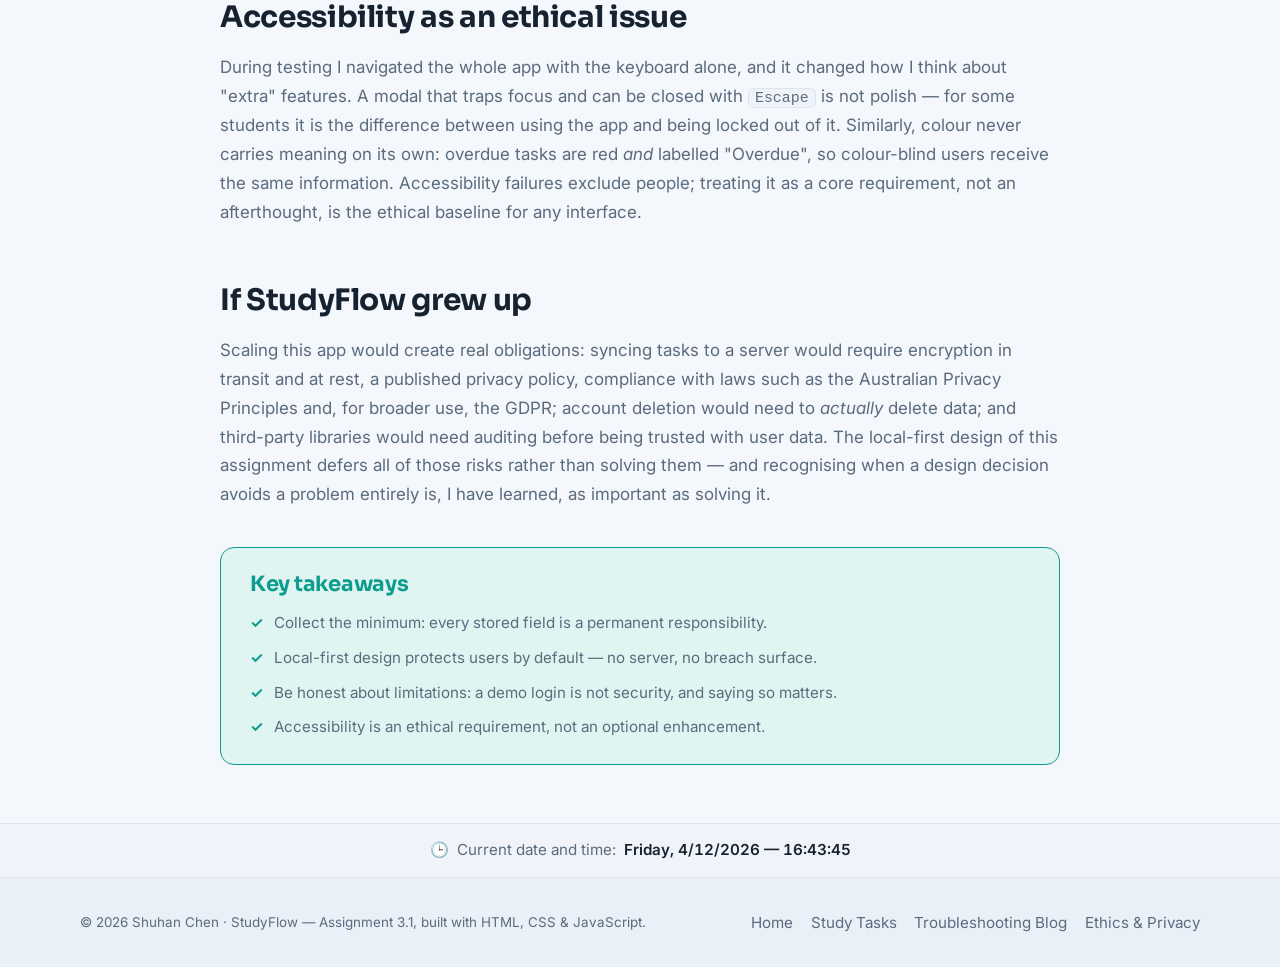
<file: ethics.html>
<!DOCTYPE html>
<html lang="en">
<head>
  <meta charset="UTF-8" />
  <meta name="viewport" content="width=device-width, initial-scale=1.0" />
  <title>Ethics &amp; Privacy Reflection | StudyFlow</title>
  <meta name="description" content="A reflection on the ethical and privacy considerations of the StudyFlow study task management application: data minimisation, local storage, accessibility and responsible design." />
  <meta name="author" content="Shuhan Chen" />
  <link rel="icon" href="images/favicon.svg" type="image/svg+xml" />
  <link rel="preconnect" href="https://fonts.googleapis.com" />
  <link rel="preconnect" href="https://fonts.gstatic.com" crossorigin />
  <link href="https://fonts.googleapis.com/css2?family=Sora:wght@400;600;700;800&family=Inter:wght@300;400;500;600&display=swap" rel="stylesheet" />
  <link rel="stylesheet" href="css/style.css" />
</head>
<body>
  <a class="skip-link" href="#main">Skip to main content</a>

  <header class="site-header">
    <div class="container header-inner">
      <a class="brand" href="index.html" aria-label="StudyFlow home">
        <span class="brand-mark" aria-hidden="true">
          <svg viewBox="0 0 24 24" width="20" height="20" fill="none" stroke="currentColor" stroke-width="2.4" stroke-linecap="round" stroke-linejoin="round"><path d="M4 12.5l5 5L20 6.5"/></svg>
        </span>
        <span class="brand-text">StudyFlow</span>
      </a>

      <nav class="nav" id="primaryNav" aria-label="Primary navigation">
        <ul class="nav-list">
          <li><a href="index.html">Home</a></li>
          <li><a href="tasks.html">Study Tasks</a></li>
          <li><a href="blog.html">Troubleshooting Blog</a></li>
          <li><a href="ethics.html">Ethics &amp; Privacy</a></li>
        </ul>
      </nav>

      <button class="icon-btn nav-toggle" id="navToggle" type="button" aria-label="Open menu" aria-expanded="false" aria-controls="primaryNav">
        <span class="bar"></span><span class="bar"></span><span class="bar"></span>
      </button>
    </div>
  </header>

  <main id="main">
    <section class="page-head" aria-labelledby="ethicsTitle">
      <div class="container">
        <p class="section-kicker">Ethics &amp; privacy reflection</p>
        <h1 class="page-title" id="ethicsTitle">What does it mean to handle a student's data responsibly?</h1>
        <p class="page-lede">StudyFlow stores what a student is working on and when it is due. This page reflects on the ethical and privacy decisions behind that simple fact.</p>
      </div>
    </section>

    <section class="section section-tight">
      <div class="container container--narrow">

        <h2 class="sub-title">Privacy: collecting the minimum, keeping it local</h2>
        <p class="muted-text">
          A task list is surprisingly personal. It reveals which courses a student is enrolled in, how far behind
          they are, and what they are worried about. Because of this, the most important design decision in
          StudyFlow was a negative one: <strong>the application collects no personal data and sends it nowhere</strong>.
          Tasks are saved in the browser's <code>localStorage</code> on the user's own device, there is no server,
          no account system backed by a database, and no analytics or tracking of any kind.
        </p>
        <p class="muted-text">
          This is an application of the principle of <strong>data minimisation</strong> — only collect what the
          product strictly needs. StudyFlow needs task titles, course details and due dates to function; it does
          not need a real name, email address, phone number or student ID, so it never asks for them. Had this
          been a server-backed app, each of those fields would have become a liability: something to store
          securely, to protect from breaches, and to justify.
        </p>

        <h2 class="sub-title">The demonstration login — an honest limitation</h2>
        <p class="muted-text">
          The task manager is gated by a basic username and password login, as required by the specification.
          It is important to be honest about what this is: a <strong>client-side demonstration</strong>, not real
          security. The credentials are checked in JavaScript, which means anyone can read them by viewing the
          source. A production system would verify credentials on a server, hash passwords with a slow algorithm
          such as bcrypt, lock accounts after repeated failures, and use HTTPS to protect credentials in transit.
          Documenting that gap — rather than pretending the demo login "secures" anything — is itself an ethical
          obligation to the marker and to anyone reading this code.
        </p>

        <h2 class="sub-title">Ethical design: honesty, fairness and inclusion</h2>
        <p class="muted-text">
          Beyond privacy, three ethical commitments shaped the interface. First, <strong>honesty</strong>: the
          countdown and overdue styling tell the user the truth about their deadlines instead of gamifying
          false urgency — there are no manipulative "streaks" designed to induce guilt. Second, <strong>fairness</strong>:
          the validation rules reject invalid input with clear, specific messages rather than silently guessing what
          the user meant, because silent "corrections" of someone's data are a small act of disrespect. Third,
          <strong>inclusion</strong>: the pages use semantic landmarks, labelled form fields, visible focus states,
          keyboard-operable dialogs and colour contrast that meets WCAG AA, so the app remains usable by students
          who navigate with a keyboard or screen reader.
        </p>

        <h2 class="sub-title">Accessibility as an ethical issue</h2>
        <p class="muted-text">
          During testing I navigated the whole app with the keyboard alone, and it changed how I think about
          "extra" features. A modal that traps focus and can be closed with <kbd>Escape</kbd> is not polish —
          for some students it is the difference between using the app and being locked out of it. Similarly,
          colour never carries meaning on its own: overdue tasks are red <em>and</em> labelled "Overdue", so
          colour-blind users receive the same information. Accessibility failures exclude people; treating it
          as a core requirement, not an afterthought, is the ethical baseline for any interface.
        </p>

        <h2 class="sub-title">If StudyFlow grew up</h2>
        <p class="muted-text">
          Scaling this app would create real obligations: syncing tasks to a server would require
          encryption in transit and at rest, a published privacy policy, compliance with laws such as the
          Australian Privacy Principles and, for broader use, the GDPR; account deletion would need to
          <em>actually</em> delete data; and third-party libraries would need auditing before being trusted
          with user data. The local-first design of this assignment defers all of those risks rather than
          solving them — and recognising when a design decision avoids a problem entirely is, I have learned,
          as important as solving it.
        </p>

        <div class="takeaways" aria-label="Key takeaways">
          <h2>Key takeaways</h2>
          <ul>
            <li>Collect the minimum: every stored field is a permanent responsibility.</li>
            <li>Local-first design protects users by default — no server, no breach surface.</li>
            <li>Be honest about limitations: a demo login is not security, and saying so matters.</li>
            <li>Accessibility is an ethical requirement, not an optional enhancement.</li>
          </ul>
        </div>
      </div>
    </section>
  </main>

  <div class="clock-bar">
    <div class="container">
      <span aria-hidden="true">🕒</span> Current date and time:
      <time id="clock">Loading…</time>
    </div>
  </div>

  <footer class="site-footer">
    <div class="container footer-inner">
      <p class="footer-copy">© <span id="year">2026</span> Shuhan Chen · StudyFlow — Assignment 3.1, built with HTML, CSS &amp; JavaScript.</p>
      <nav class="footer-nav" aria-label="Footer navigation">
        <a href="index.html">Home</a>
        <a href="tasks.html">Study Tasks</a>
        <a href="blog.html">Troubleshooting Blog</a>
        <a href="ethics.html">Ethics &amp; Privacy</a>
      </nav>
    </div>
  </footer>

  <div class="toast" id="toast" role="status" aria-live="polite"></div>
  <script src="js/main.js"></script>
</body>
</html>
</file>
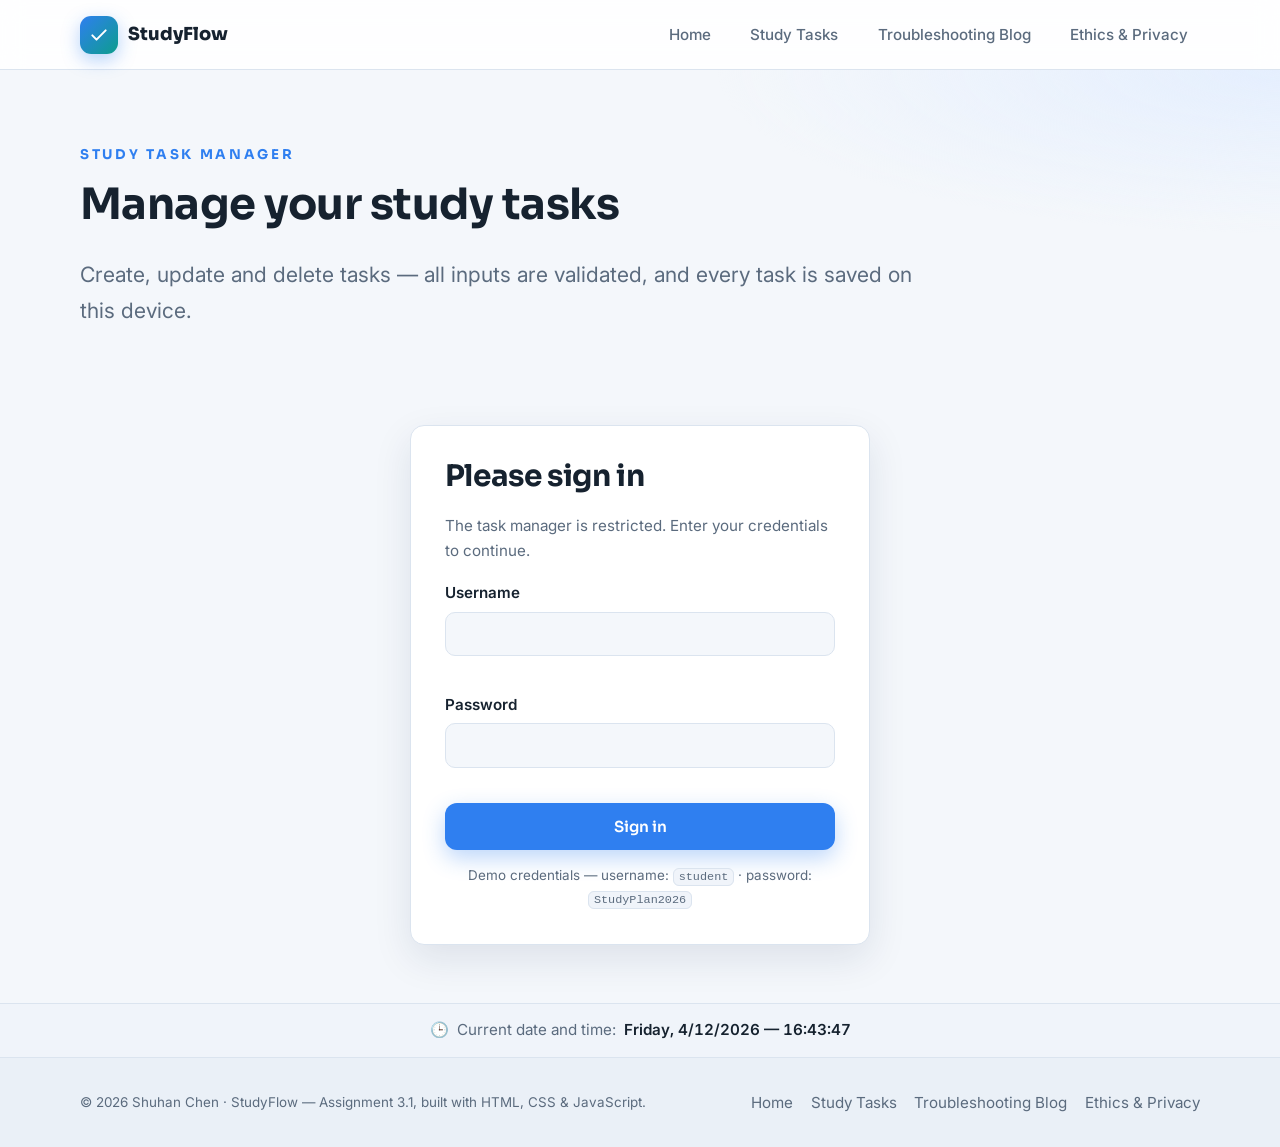
<file: tasks.html>
<!DOCTYPE html>
<html lang="en">
<head>
  <meta charset="UTF-8" />
  <meta name="viewport" content="width=device-width, initial-scale=1.0" />
  <title>Study Tasks | StudyFlow</title>
  <meta name="description" content="Sign in to StudyFlow to create, update, delete and view all your study tasks with validation and due-date tracking." />
  <meta name="author" content="Shuhan Chen" />
  <link rel="icon" href="images/favicon.svg" type="image/svg+xml" />
  <link rel="preconnect" href="https://fonts.googleapis.com" />
  <link rel="preconnect" href="https://fonts.gstatic.com" crossorigin />
  <link href="https://fonts.googleapis.com/css2?family=Sora:wght@400;600;700;800&family=Inter:wght@300;400;500;600&display=swap" rel="stylesheet" />
  <link rel="stylesheet" href="css/style.css" />
</head>
<body>
  <a class="skip-link" href="#main">Skip to main content</a>

  <header class="site-header">
    <div class="container header-inner">
      <a class="brand" href="index.html" aria-label="StudyFlow home">
        <span class="brand-mark" aria-hidden="true">
          <svg viewBox="0 0 24 24" width="20" height="20" fill="none" stroke="currentColor" stroke-width="2.4" stroke-linecap="round" stroke-linejoin="round"><path d="M4 12.5l5 5L20 6.5"/></svg>
        </span>
        <span class="brand-text">StudyFlow</span>
      </a>

      <nav class="nav" id="primaryNav" aria-label="Primary navigation">
        <ul class="nav-list">
          <li><a href="index.html">Home</a></li>
          <li><a href="tasks.html">Study Tasks</a></li>
          <li><a href="blog.html">Troubleshooting Blog</a></li>
          <li><a href="ethics.html">Ethics &amp; Privacy</a></li>
        </ul>
      </nav>

      <button class="icon-btn nav-toggle" id="navToggle" type="button" aria-label="Open menu" aria-expanded="false" aria-controls="primaryNav">
        <span class="bar"></span><span class="bar"></span><span class="bar"></span>
      </button>
    </div>
  </header>

  <main id="main">
    <section class="page-head" aria-labelledby="tasksTitle">
      <div class="container">
        <p class="section-kicker">Study task manager</p>
        <h1 class="page-title" id="tasksTitle">Manage your study tasks</h1>
        <p class="page-lede">Create, update and delete tasks — all inputs are validated, and every task is saved on this device.</p>
      </div>
    </section>

    <!-- ============ LOGIN VIEW ============ -->
    <section class="section section-tight" id="loginView" aria-labelledby="loginTitle">
      <div class="container container--narrow">
        <form class="panel login-card" id="loginForm" novalidate>
          <h2 id="loginTitle">Please sign in</h2>
          <p class="muted-text small">The task manager is restricted. Enter your credentials to continue.</p>

          <div class="field">
            <label for="username">Username</label>
            <input type="text" id="username" name="username" autocomplete="username" required aria-describedby="usernameError" />
            <p class="field-error" id="usernameError"></p>
          </div>

          <div class="field">
            <label for="password">Password</label>
            <input type="password" id="password" name="password" autocomplete="current-password" required aria-describedby="passwordError" />
            <p class="field-error" id="passwordError"></p>
          </div>

          <p class="login-error" id="loginError" role="alert"></p>

          <button class="btn btn-primary btn-block" type="submit">Sign in</button>

          <p class="hint">Demo credentials — username: <code>student</code> · password: <code>StudyPlan2026</code></p>
        </form>
      </div>
    </section>

    <!-- ============ APP VIEW ============ -->
    <section class="section section-tight" id="appView" hidden>
      <div class="container">
        <div class="app-bar">
          <p class="app-bar-note">Signed in as <strong>student</strong></p>
          <div class="app-bar-actions">
            <p class="task-count" id="taskCount" aria-live="polite">0 tasks</p>
            <button class="btn btn-ghost btn-sm" id="logoutBtn" type="button">Sign out</button>
          </div>
        </div>

        <!-- Create / update form -->
        <form class="panel form-panel" id="taskForm" novalidate>
          <h2 id="formTitle">Add a new study task</h2>

          <div class="form-grid">
            <div class="field field--full">
              <label for="taskTitle">Task title <span class="req" aria-hidden="true">*</span></label>
              <input type="text" id="taskTitle" name="taskTitle" required minlength="3" maxlength="80" placeholder="e.g. Complete Assignment 3" aria-describedby="taskTitleError" />
              <p class="field-error" id="taskTitleError"></p>
            </div>

            <div class="field">
              <label for="courseCode">Course code <span class="req" aria-hidden="true">*</span></label>
              <input type="text" id="courseCode" name="courseCode" required placeholder="e.g. INFO1012" aria-describedby="courseCodeError" />
              <p class="field-error" id="courseCodeError"></p>
            </div>

            <div class="field">
              <label for="courseName">Course name <span class="req" aria-hidden="true">*</span></label>
              <input type="text" id="courseName" name="courseName" required placeholder="e.g. Information Technology Systems" aria-describedby="courseNameError" />
              <p class="field-error" id="courseNameError"></p>
            </div>

            <div class="field">
              <label for="dueDate">Due date <span class="req" aria-hidden="true">*</span></label>
              <input type="date" id="dueDate" name="dueDate" required aria-describedby="dueDateError" />
              <p class="field-error" id="dueDateError"></p>
            </div>

            <div class="field field--full">
              <label for="description">Task description <span class="req" aria-hidden="true">*</span></label>
              <textarea id="description" name="description" rows="3" required minlength="10" maxlength="500" placeholder="What exactly needs to be done?" aria-describedby="descriptionError"></textarea>
              <p class="field-error" id="descriptionError"></p>
            </div>

            <div class="field field--full">
              <label for="notes">Additional notes <span class="hint-inline">(optional)</span></label>
              <textarea id="notes" name="notes" rows="2" maxlength="500" placeholder="e.g. Check the marking scheme before submitting" aria-describedby="notesError"></textarea>
              <p class="field-error" id="notesError"></p>
            </div>
          </div>

          <div class="form-actions">
            <button class="btn btn-primary" id="submitBtn" type="submit">Add task</button>
            <button class="btn btn-ghost" id="cancelEditBtn" type="button" hidden>Cancel edit</button>
          </div>
        </form>

        <!-- Task list -->
        <div class="panel table-panel">
          <h2>All study tasks <span class="h2-note">(sorted by due date)</span></h2>
          <div class="table-wrap">
            <table id="taskTable">
              <caption class="visually-hidden">All study tasks with course, due date, countdown and actions</caption>
              <thead>
                <tr>
                  <th scope="col">Task</th>
                  <th scope="col">Course</th>
                  <th scope="col">Due date</th>
                  <th scope="col">Countdown</th>
                  <th scope="col">Actions</th>
                </tr>
              </thead>
              <tbody id="taskBody"></tbody>
            </table>
          </div>
          <p class="empty-state" id="emptyTasks" hidden>No tasks yet — add your first study task above.</p>
        </div>
      </div>
    </section>
  </main>

  <!-- Delete confirmation dialog -->
  <div class="modal" id="deleteModal" hidden>
    <div class="modal-backdrop" data-close></div>
    <div class="modal-panel" role="alertdialog" aria-modal="true" aria-labelledby="deleteTitle" aria-describedby="deleteText" tabindex="-1">
      <h2 id="deleteTitle">Delete this task?</h2>
      <p id="deleteText" class="muted-text"></p>
      <div class="form-actions">
        <button class="btn btn-danger" id="confirmDeleteBtn" type="button">Yes, delete it</button>
        <button class="btn btn-ghost" type="button" data-close>Cancel</button>
      </div>
    </div>
  </div>

  <div class="clock-bar">
    <div class="container">
      <span aria-hidden="true">🕒</span> Current date and time:
      <time id="clock">Loading…</time>
    </div>
  </div>

  <footer class="site-footer">
    <div class="container footer-inner">
      <p class="footer-copy">© <span id="year">2026</span> Shuhan Chen · StudyFlow — Assignment 3.1, built with HTML, CSS &amp; JavaScript.</p>
      <nav class="footer-nav" aria-label="Footer navigation">
        <a href="index.html">Home</a>
        <a href="tasks.html">Study Tasks</a>
        <a href="blog.html">Troubleshooting Blog</a>
        <a href="ethics.html">Ethics &amp; Privacy</a>
      </nav>
    </div>
  </footer>

  <div class="toast" id="toast" role="status" aria-live="polite"></div>
  <script src="js/main.js"></script>
  <script src="js/tasks.js"></script>
</body>
</html>
</file>
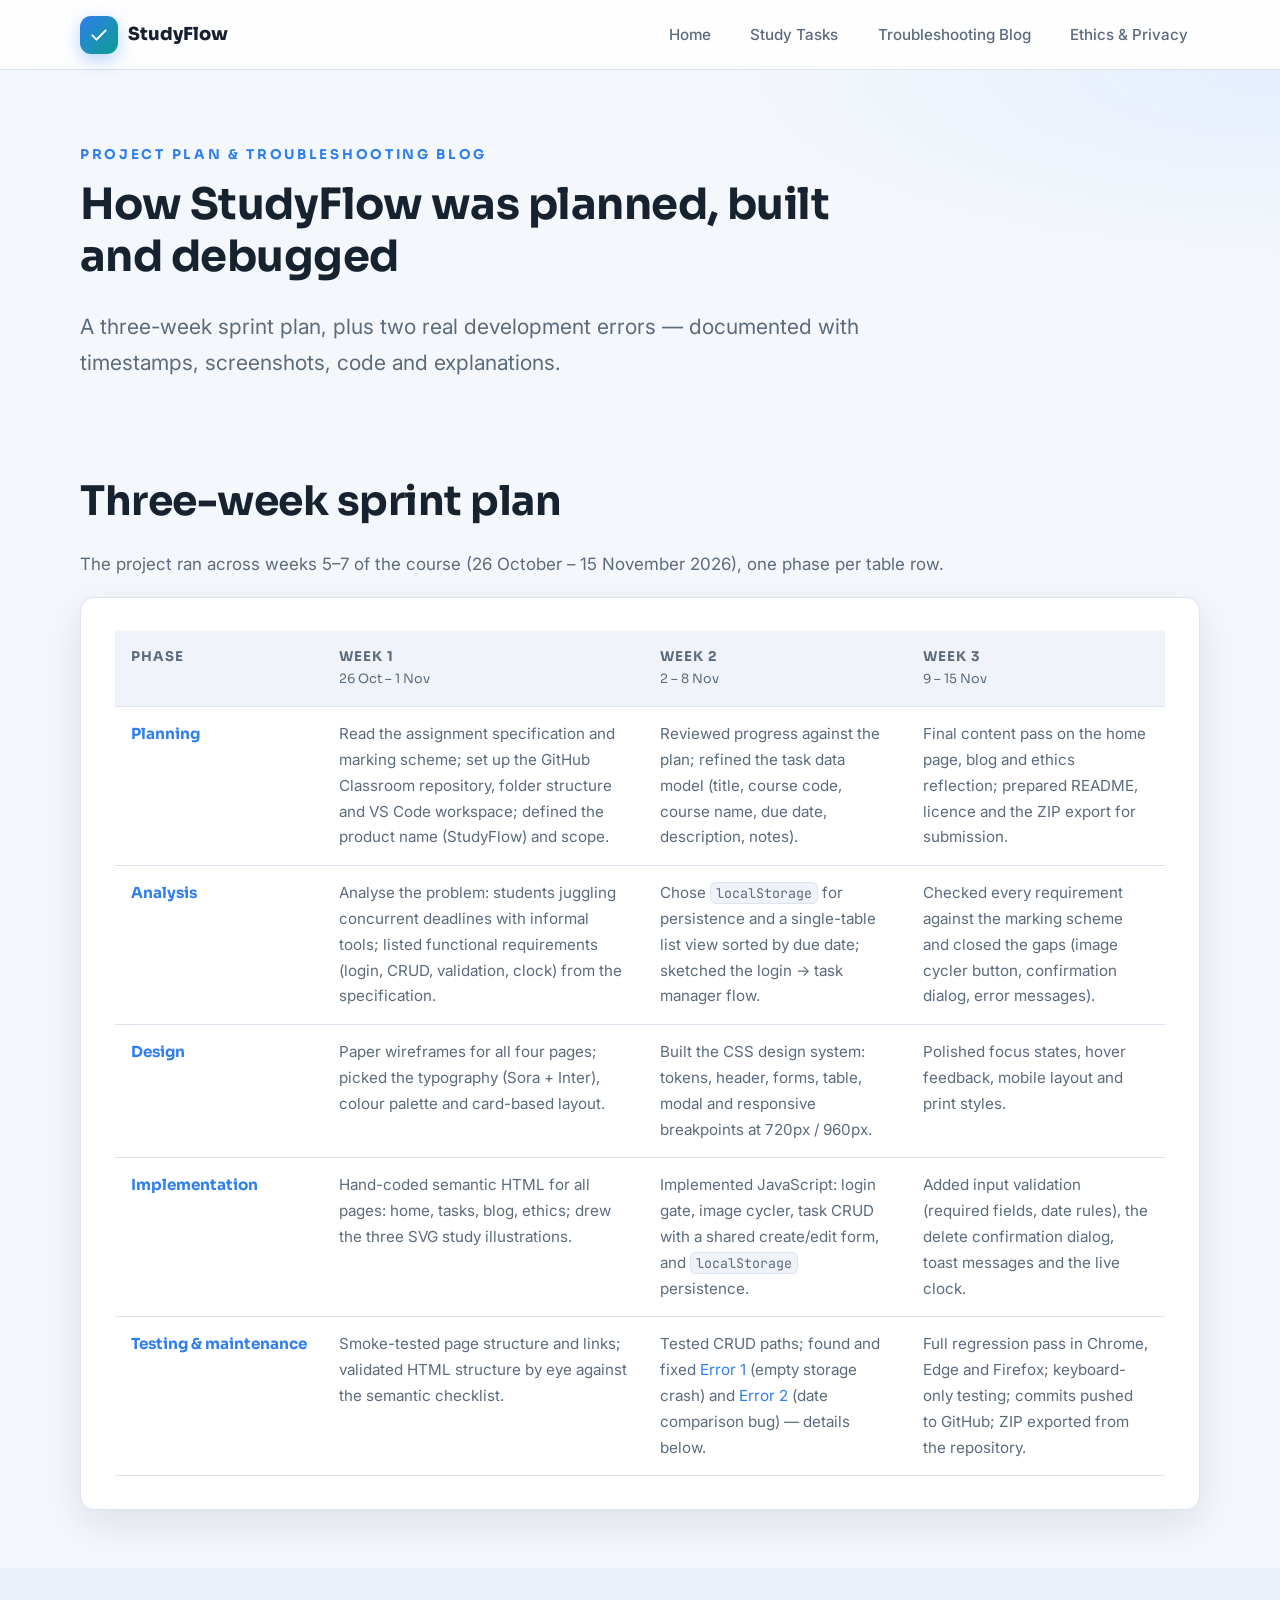
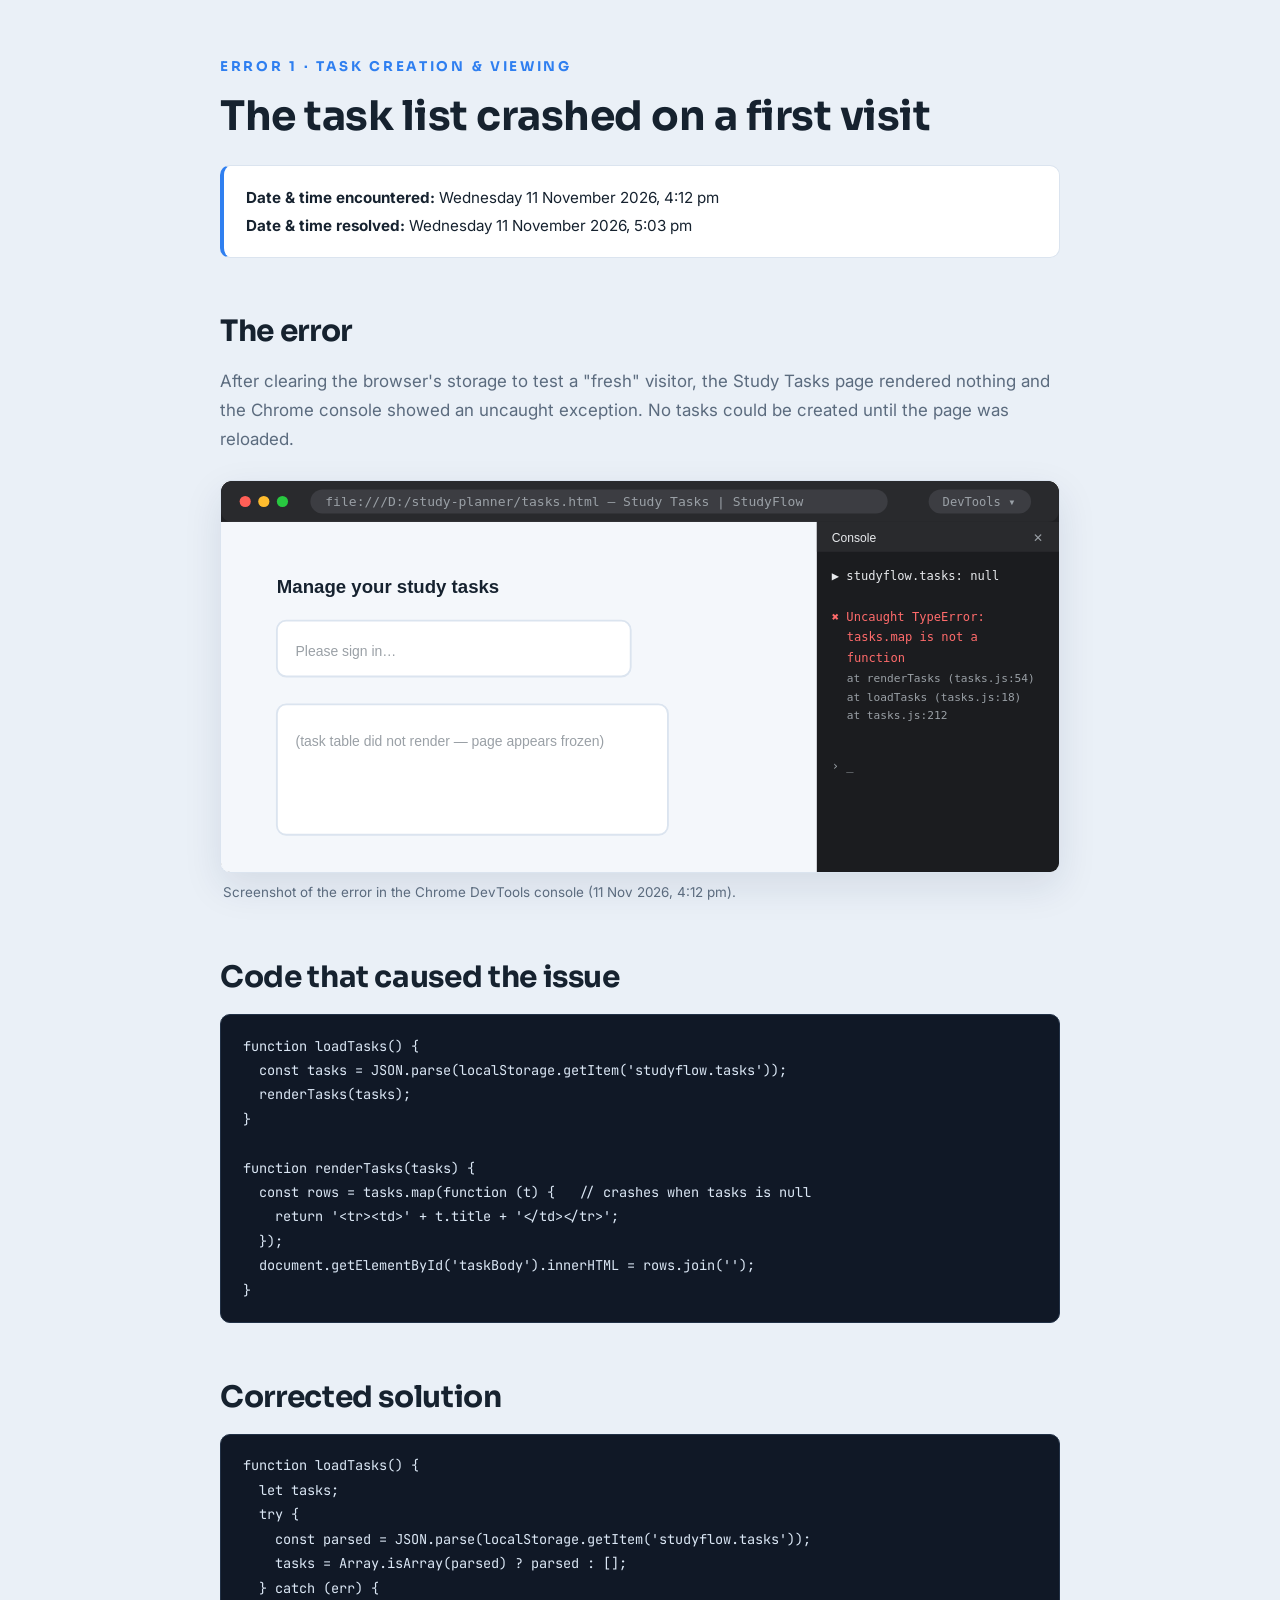
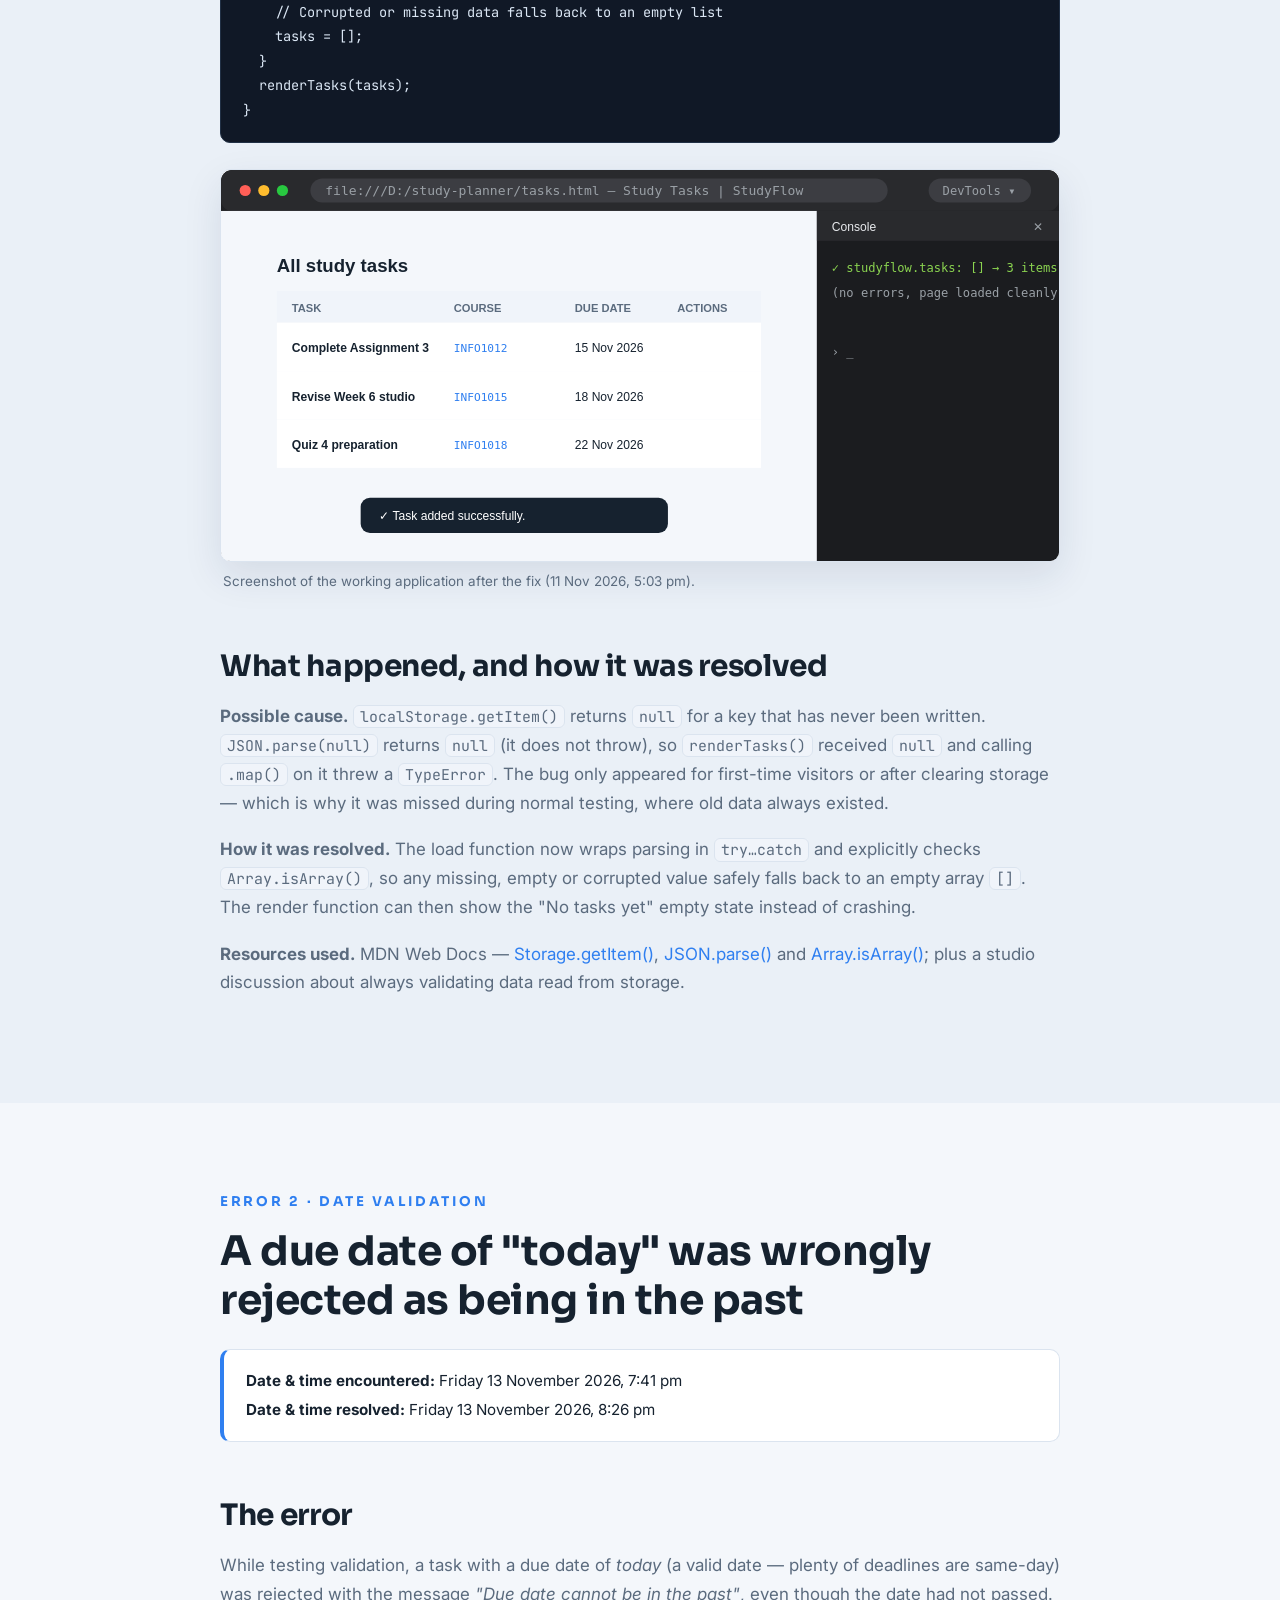
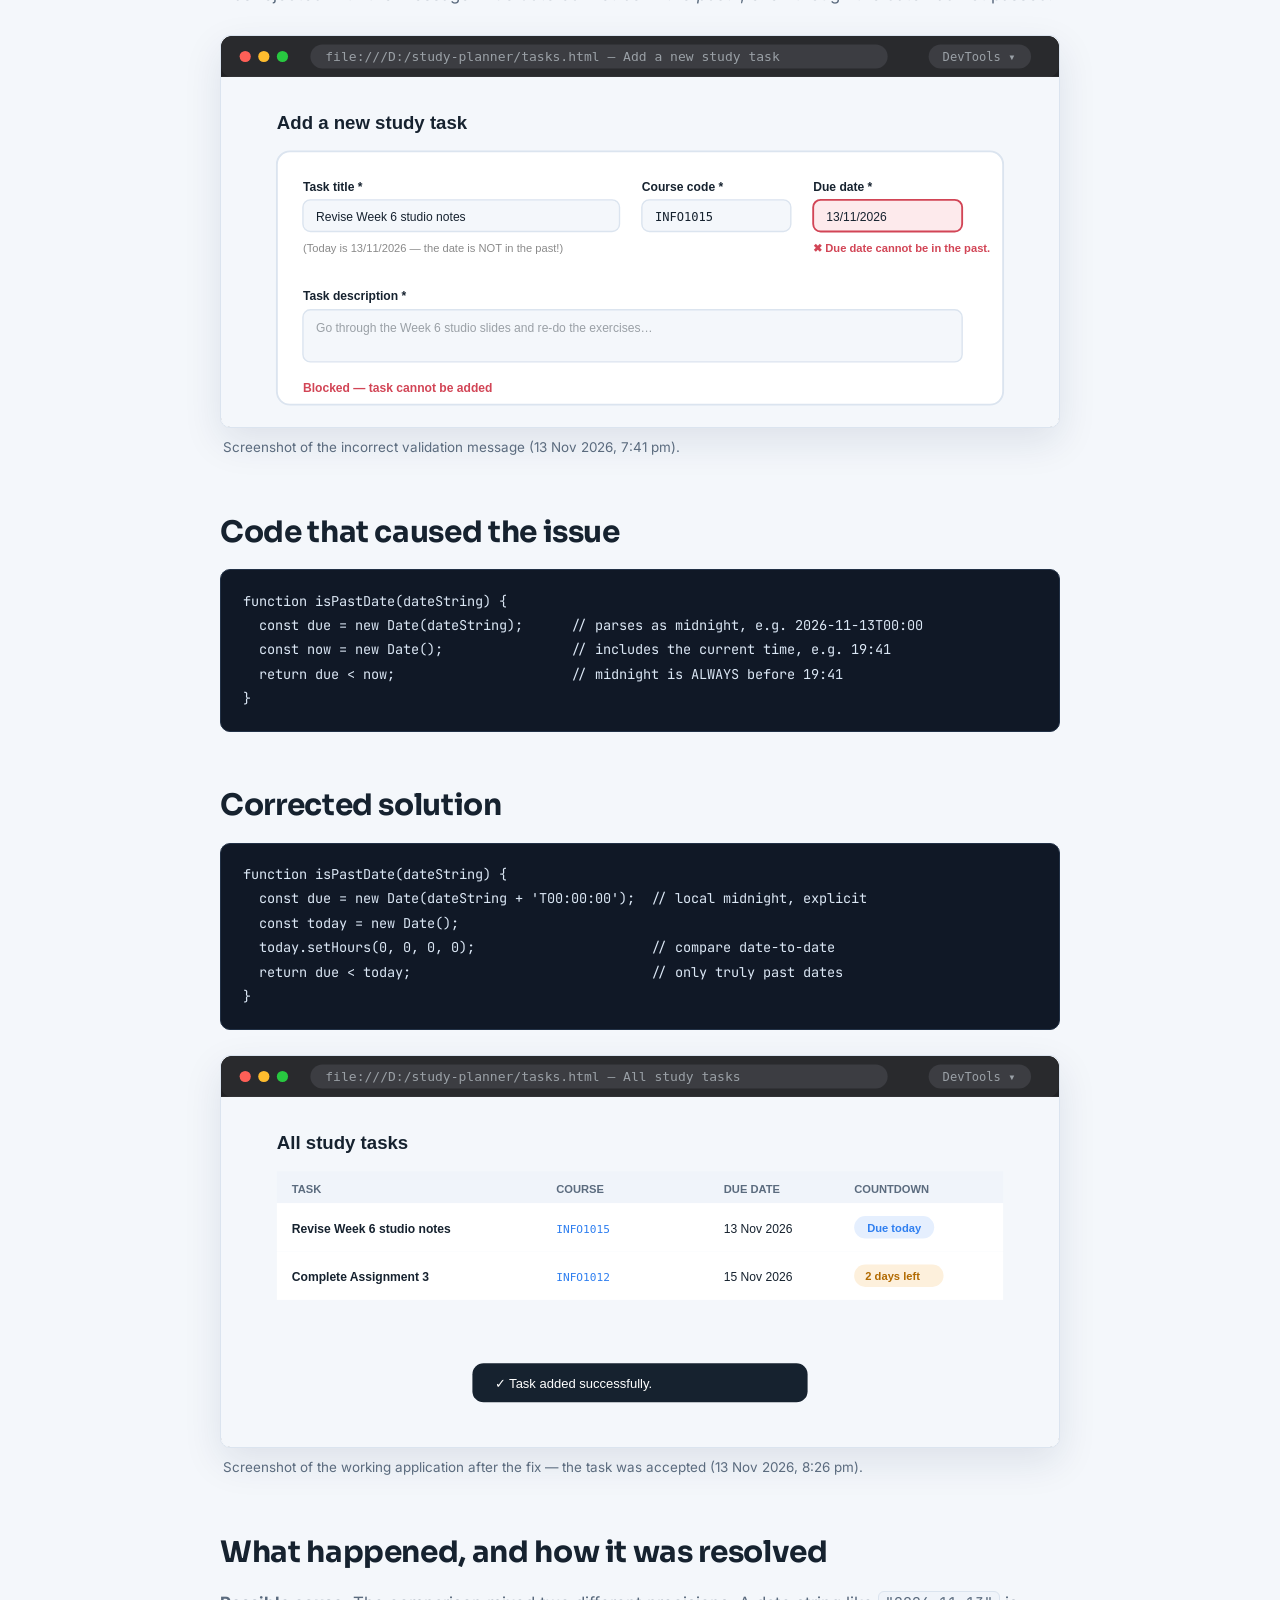
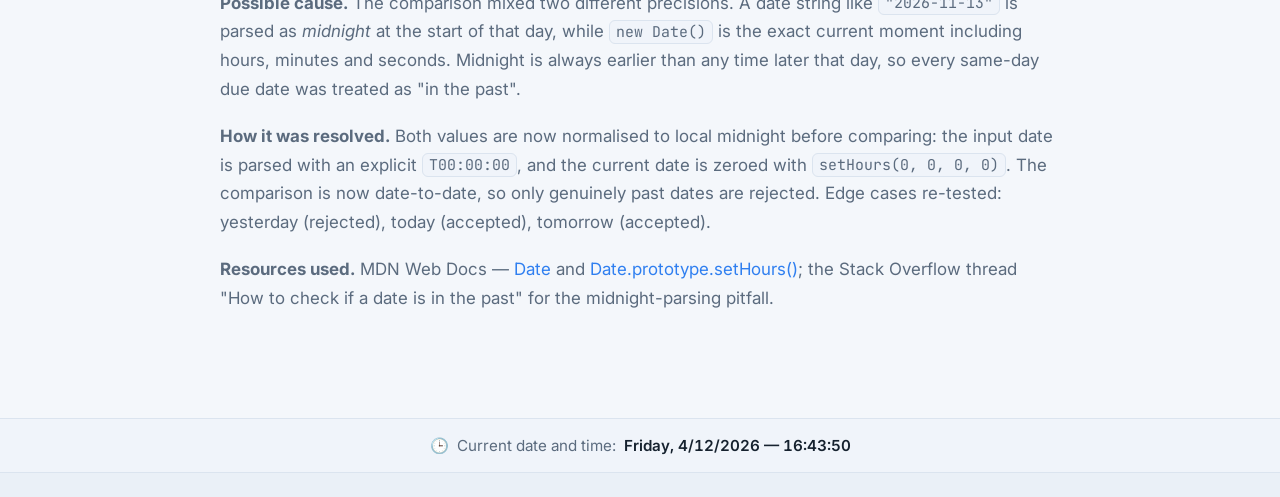
<file: html/blog.html>
<!DOCTYPE html>
<html lang="en">
<head>
  <meta charset="UTF-8" />
  <meta name="viewport" content="width=device-width, initial-scale=1.0" />
  <title>Project Plan &amp; Troubleshooting Blog | StudyFlow</title>
  <meta name="description" content="The three-week sprint plan for StudyFlow, plus documented errors and step-by-step troubleshooting explanations from development." />
  <meta name="author" content="Shuhan Chen (陈姝涵)" />
  <link rel="icon" href="../images/favicon.svg" type="image/svg+xml" />
  <link rel="preconnect" href="https://fonts.googleapis.com" />
  <link rel="preconnect" href="https://fonts.gstatic.com" crossorigin />
  <link href="https://fonts.googleapis.com/css2?family=Sora:wght@400;600;700;800&family=Inter:wght@300;400;500;600&family=JetBrains+Mono:wght@400;600&display=swap" rel="stylesheet" />
  <link rel="stylesheet" href="../css/style.css" />
</head>
<body>
  <a class="skip-link" href="#main">Skip to main content</a>

  <header class="site-header">
    <div class="container header-inner">
      <a class="brand" href="index.html" aria-label="StudyFlow home">
        <span class="brand-mark" aria-hidden="true">
          <svg viewBox="0 0 24 24" width="20" height="20" fill="none" stroke="currentColor" stroke-width="2.4" stroke-linecap="round" stroke-linejoin="round"><path d="M4 12.5l5 5L20 6.5"/></svg>
        </span>
        <span class="brand-text">StudyFlow</span>
      </a>

      <nav class="nav" id="primaryNav" aria-label="Primary navigation">
        <ul class="nav-list">
          <li><a href="index.html">Home</a></li>
          <li><a href="tasks.html">Study Tasks</a></li>
          <li><a href="blog.html">Troubleshooting Blog</a></li>
          <li><a href="ethics.html">Ethics &amp; Privacy</a></li>
        </ul>
      </nav>

      <button class="icon-btn nav-toggle" id="navToggle" type="button" aria-label="Open menu" aria-expanded="false" aria-controls="primaryNav">
        <span class="bar"></span><span class="bar"></span><span class="bar"></span>
      </button>
    </div>
  </header>

  <main id="main">
    <section class="page-head" aria-labelledby="blogTitle">
      <div class="container">
        <p class="section-kicker">Project plan &amp; troubleshooting blog</p>
        <h1 class="page-title" id="blogTitle">How StudyFlow was planned, built and debugged</h1>
        <p class="page-lede">A three-week sprint plan, plus two real development errors — documented with timestamps, screenshots, code and explanations.</p>
      </div>
    </section>

    <!-- ================= SPRINT PLAN ================= -->
    <section class="section section-tight" aria-labelledby="planTitle">
      <div class="container">
        <h2 class="section-title" id="planTitle">Three-week sprint plan</h2>
        <p class="muted-text">The project ran across weeks 5–7 of the course (26 October – 15 November 2026), one phase per table row.</p>

        <div class="table-wrap panel">
          <table class="plan-table">
            <caption class="visually-hidden">Three week sprint plan showing phases and activities per week</caption>
            <thead>
              <tr>
                <th scope="col">Phase</th>
                <th scope="col">Week 1<br /><span class="th-note">26 Oct – 1 Nov</span></th>
                <th scope="col">Week 2<br /><span class="th-note">2 – 8 Nov</span></th>
                <th scope="col">Week 3<br /><span class="th-note">9 – 15 Nov</span></th>
              </tr>
            </thead>
            <tbody>
              <tr>
                <th scope="row">Planning</th>
                <td>Read the assignment specification and marking scheme; set up the GitHub Classroom repository, folder structure and VS Code workspace; defined the product name (StudyFlow) and scope.</td>
                <td>Reviewed progress against the plan; refined the task data model (title, course code, course name, due date, description, notes).</td>
                <td>Final content pass on the home page, blog and ethics reflection; prepared README, licence and the ZIP export for submission.</td>
              </tr>
              <tr>
                <th scope="row">Analysis</th>
                <td>Analyse the problem: students juggling concurrent deadlines with informal tools; listed functional requirements (login, CRUD, validation, clock) from the specification.</td>
                <td>Chose <code>localStorage</code> for persistence and a single-table list view sorted by due date; sketched the login → task manager flow.</td>
                <td>Checked every requirement against the marking scheme and closed the gaps (image cycler button, confirmation dialog, error messages).</td>
              </tr>
              <tr>
                <th scope="row">Design</th>
                <td>Paper wireframes for all four pages; picked the typography (Sora + Inter), colour palette and card-based layout.</td>
                <td>Built the CSS design system: tokens, header, forms, table, modal and responsive breakpoints at 720px / 960px.</td>
                <td>Polished focus states, hover feedback, mobile layout and print styles.</td>
              </tr>
              <tr>
                <th scope="row">Implementation</th>
                <td>Hand-coded semantic HTML for all pages: home, tasks, blog, ethics; drew the three SVG study illustrations.</td>
                <td>Implemented JavaScript: login gate, image cycler, task CRUD with a shared create/edit form, and <code>localStorage</code> persistence.</td>
                <td>Added input validation (required fields, date rules), the delete confirmation dialog, toast messages and the live clock.</td>
              </tr>
              <tr>
                <th scope="row">Testing &amp; maintenance</th>
                <td>Smoke-tested page structure and links; validated HTML structure by eye against the semantic checklist.</td>
                <td>Tested CRUD paths; found and fixed <a href="#error-1">Error&nbsp;1</a> (empty storage crash) and <a href="#error-2">Error&nbsp;2</a> (date comparison bug) — details below.</td>
                <td>Full regression pass in Chrome, Edge and Firefox; keyboard-only testing; commits pushed to GitHub; ZIP exported from the repository.</td>
              </tr>
            </tbody>
          </table>
        </div>
      </div>
    </section>

    <!-- ================= ERROR 1 ================= -->
    <section class="section section-alt" id="error-1" aria-labelledby="error1Title">
      <div class="container container--narrow">
        <p class="section-kicker">Error 1 · Task creation &amp; viewing</p>
        <h2 class="section-title" id="error1Title">The task list crashed on a first visit</h2>

        <div class="error-meta">
          <p><strong>Date &amp; time encountered:</strong> Wednesday 11 November 2026, 4:12&nbsp;pm</p>
          <p><strong>Date &amp; time resolved:</strong> Wednesday 11 November 2026, 5:03&nbsp;pm</p>
        </div>

        <h3 class="sub-title">The error</h3>
        <p class="muted-text">
          After clearing the browser's storage to test a "fresh" visitor, the Study Tasks page rendered nothing
          and the Chrome console showed an uncaught exception. No tasks could be created until the page was reloaded.
        </p>

        <figure class="shot">
          <img src="../images/shot-error-1.svg" alt="Browser console screenshot showing the error: Uncaught TypeError, tasks.map is not a function, at renderTasks in tasks.js line 54" />
          <figcaption>Screenshot of the error in the Chrome DevTools console (11 Nov 2026, 4:12 pm).</figcaption>
        </figure>

        <h3 class="sub-title">Code that caused the issue</h3>
        <pre class="code-block"><code>function loadTasks() {
  const tasks = JSON.parse(localStorage.getItem('studyflow.tasks'));
  renderTasks(tasks);
}

function renderTasks(tasks) {
  const rows = tasks.map(function (t) {   // crashes when tasks is null
    return '&lt;tr&gt;&lt;td&gt;' + t.title + '&lt;/td&gt;&lt;/tr&gt;';
  });
  document.getElementById('taskBody').innerHTML = rows.join('');
}</code></pre>

        <h3 class="sub-title">Corrected solution</h3>
        <pre class="code-block"><code>function loadTasks() {
  let tasks;
  try {
    const parsed = JSON.parse(localStorage.getItem('studyflow.tasks'));
    tasks = Array.isArray(parsed) ? parsed : [];
  } catch (err) {
    // Corrupted or missing data falls back to an empty list
    tasks = [];
  }
  renderTasks(tasks);
}</code></pre>

        <figure class="shot">
          <img src="../images/shot-fixed-1.svg" alt="Screenshot of the working application showing the task table rendered with three tasks and the console clear of errors" />
          <figcaption>Screenshot of the working application after the fix (11 Nov 2026, 5:03 pm).</figcaption>
        </figure>

        <h3 class="sub-title">What happened, and how it was resolved</h3>
        <p class="muted-text">
          <strong>Possible cause.</strong> <code>localStorage.getItem()</code> returns <code>null</code> for a key that has
          never been written. <code>JSON.parse(null)</code> returns <code>null</code> (it does not throw), so
          <code>renderTasks()</code> received <code>null</code> and calling <code>.map()</code> on it threw a
          <code>TypeError</code>. The bug only appeared for first-time visitors or after clearing storage — which is
          why it was missed during normal testing, where old data always existed.
        </p>
        <p class="muted-text">
          <strong>How it was resolved.</strong> The load function now wraps parsing in <code>try…catch</code> and
          explicitly checks <code>Array.isArray()</code>, so any missing, empty or corrupted value safely falls back to
          an empty array <code>[]</code>. The render function can then show the "No tasks yet" empty state instead of crashing.
        </p>
        <p class="muted-text">
          <strong>Resources used.</strong> MDN Web Docs —
          <a href="https://developer.mozilla.org/en-US/docs/Web/API/Storage/getItem">Storage.getItem()</a>,
          <a href="https://developer.mozilla.org/en-US/docs/Web/JavaScript/Reference/Global_Objects/JSON/parse">JSON.parse()</a> and
          <a href="https://developer.mozilla.org/en-US/docs/Web/JavaScript/Reference/Global_Objects/Array/isArray">Array.isArray()</a>;
          plus a studio discussion about always validating data read from storage.
        </p>
      </div>
    </section>

    <!-- ================= ERROR 2 ================= -->
    <section class="section" id="error-2" aria-labelledby="error2Title">
      <div class="container container--narrow">
        <p class="section-kicker">Error 2 · Date validation</p>
        <h2 class="section-title" id="error2Title">A due date of "today" was wrongly rejected as being in the past</h2>

        <div class="error-meta">
          <p><strong>Date &amp; time encountered:</strong> Friday 13 November 2026, 7:41&nbsp;pm</p>
          <p><strong>Date &amp; time resolved:</strong> Friday 13 November 2026, 8:26&nbsp;pm</p>
        </div>

        <h3 class="sub-title">The error</h3>
        <p class="muted-text">
          While testing validation, a task with a due date of <em>today</em> (a valid date — plenty of deadlines are
          same-day) was rejected with the message <em>"Due date cannot be in the past"</em>, even though the date had not passed.
        </p>

        <figure class="shot">
          <img src="../images/shot-error-2.svg" alt="Screenshot of the task form showing a due date set to 13/11/2026 with an incorrect red error message saying due date cannot be in the past" />
          <figcaption>Screenshot of the incorrect validation message (13 Nov 2026, 7:41 pm).</figcaption>
        </figure>

        <h3 class="sub-title">Code that caused the issue</h3>
        <pre class="code-block"><code>function isPastDate(dateString) {
  const due = new Date(dateString);      // parses as midnight, e.g. 2026-11-13T00:00
  const now = new Date();                // includes the current time, e.g. 19:41
  return due &lt; now;                      // midnight is ALWAYS before 19:41
}</code></pre>

        <h3 class="sub-title">Corrected solution</h3>
        <pre class="code-block"><code>function isPastDate(dateString) {
  const due = new Date(dateString + 'T00:00:00');  // local midnight, explicit
  const today = new Date();
  today.setHours(0, 0, 0, 0);                      // compare date-to-date
  return due &lt; today;                              // only truly past dates
}</code></pre>

        <figure class="shot">
          <img src="../images/shot-fixed-2.svg" alt="Screenshot of the working application showing the same due date accepted and a success toast saying task added successfully" />
          <figcaption>Screenshot of the working application after the fix — the task was accepted (13 Nov 2026, 8:26 pm).</figcaption>
        </figure>

        <h3 class="sub-title">What happened, and how it was resolved</h3>
        <p class="muted-text">
          <strong>Possible cause.</strong> The comparison mixed two different precisions. A date string like
          <code>"2026-11-13"</code> is parsed as <em>midnight</em> at the start of that day, while
          <code>new Date()</code> is the exact current moment including hours, minutes and seconds. Midnight is always
          earlier than any time later that day, so every same-day due date was treated as "in the past".
        </p>
        <p class="muted-text">
          <strong>How it was resolved.</strong> Both values are now normalised to local midnight before comparing:
          the input date is parsed with an explicit <code>T00:00:00</code>, and the current date is zeroed with
          <code>setHours(0, 0, 0, 0)</code>. The comparison is now date-to-date, so only genuinely past dates are
          rejected. Edge cases re-tested: yesterday (rejected), today (accepted), tomorrow (accepted).
        </p>
        <p class="muted-text">
          <strong>Resources used.</strong> MDN Web Docs —
          <a href="https://developer.mozilla.org/en-US/docs/Web/JavaScript/Reference/Global_Objects/Date">Date</a> and
          <a href="https://developer.mozilla.org/en-US/docs/Web/JavaScript/Reference/Global_Objects/Date/setHours">Date.prototype.setHours()</a>;
          the Stack Overflow thread "How to check if a date is in the past" for the midnight-parsing pitfall.
        </p>
      </div>
    </section>
  </main>

  <div class="clock-bar">
    <div class="container">
      <span aria-hidden="true">🕒</span> Current date and time:
      <time id="clock">Loading…</time>
    </div>
  </div>

  <footer class="site-footer">
    <div class="container footer-inner">
      <p class="footer-copy">© <span id="year">2026</span> Shuhan Chen (陈姝涵) · StudyFlow — Assignment 3.1, built with HTML, CSS &amp; JavaScript.</p>
      <nav class="footer-nav" aria-label="Footer navigation">
        <a href="index.html">Home</a>
        <a href="tasks.html">Study Tasks</a>
        <a href="blog.html">Troubleshooting Blog</a>
        <a href="ethics.html">Ethics &amp; Privacy</a>
      </nav>
    </div>
  </footer>

  <div class="toast" id="toast" role="status" aria-live="polite"></div>
  <script src="../js/main.js"></script>
</body>
</html>
</file>
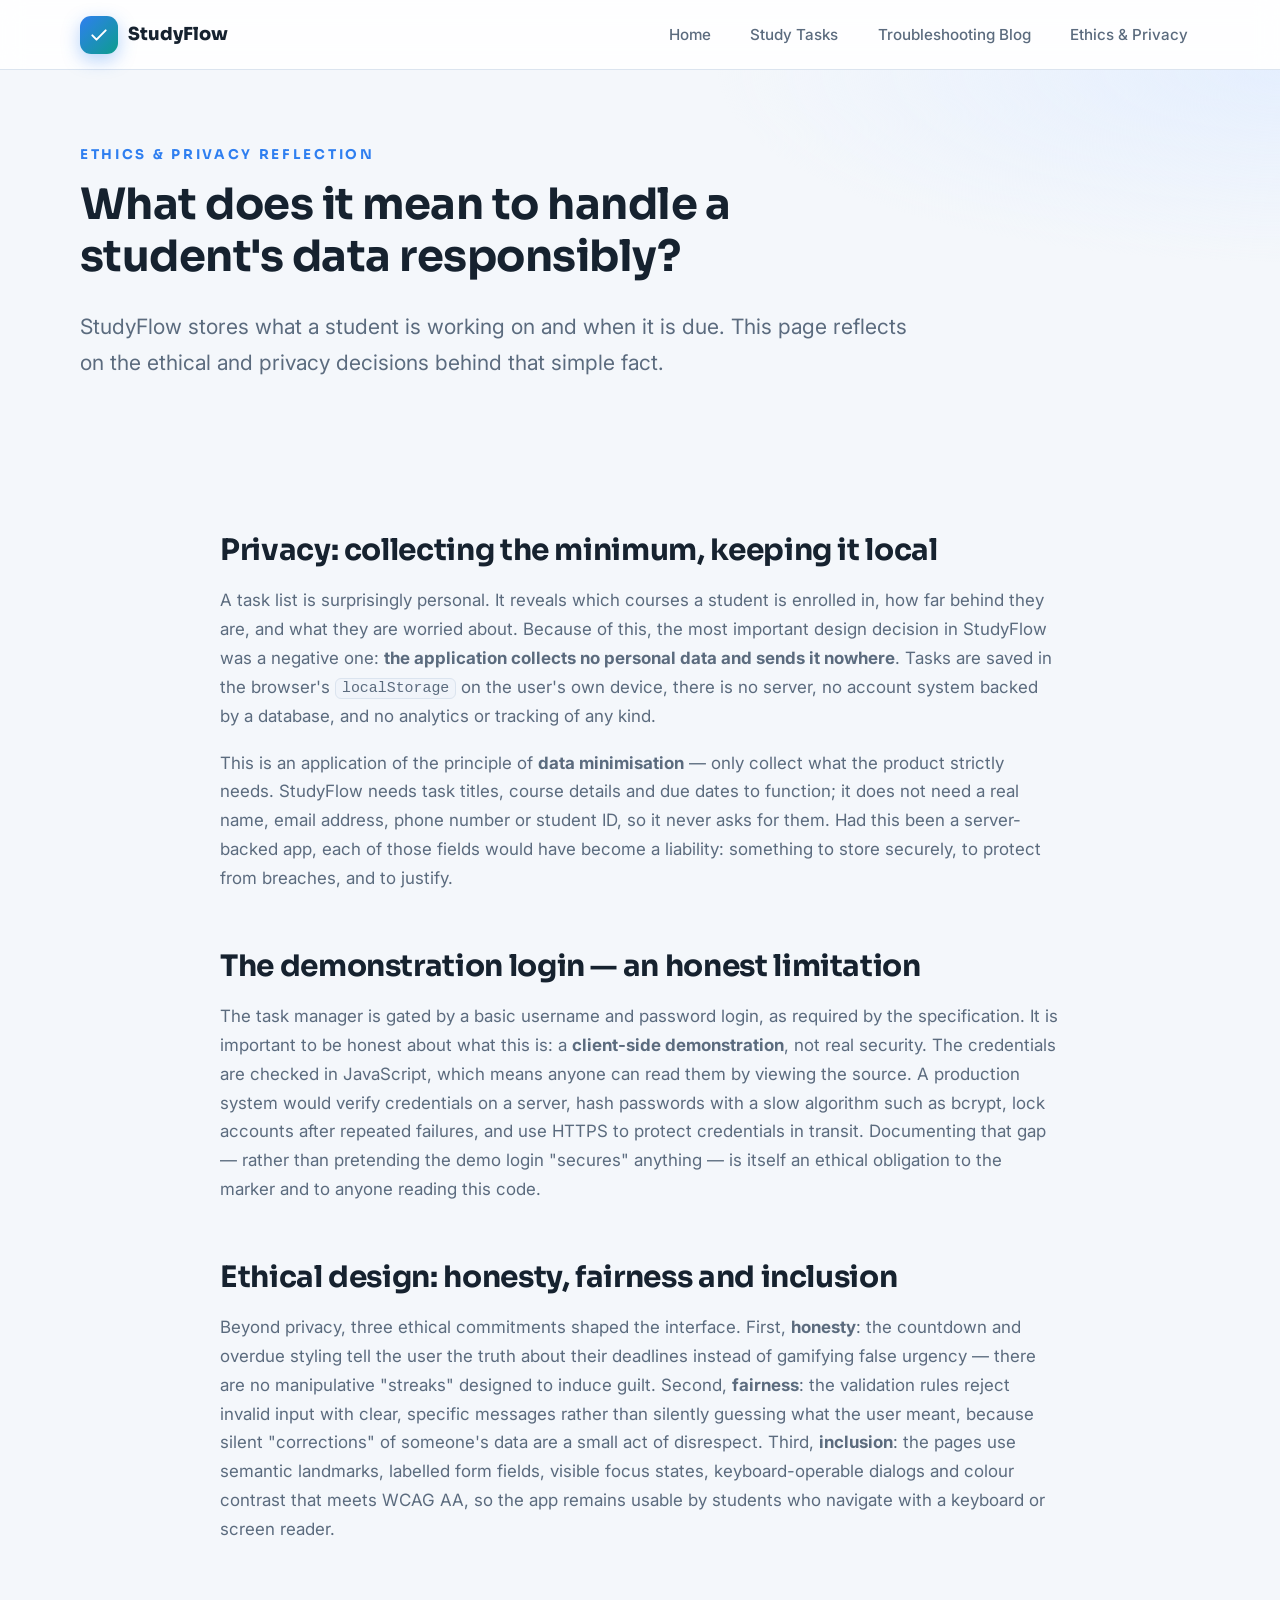
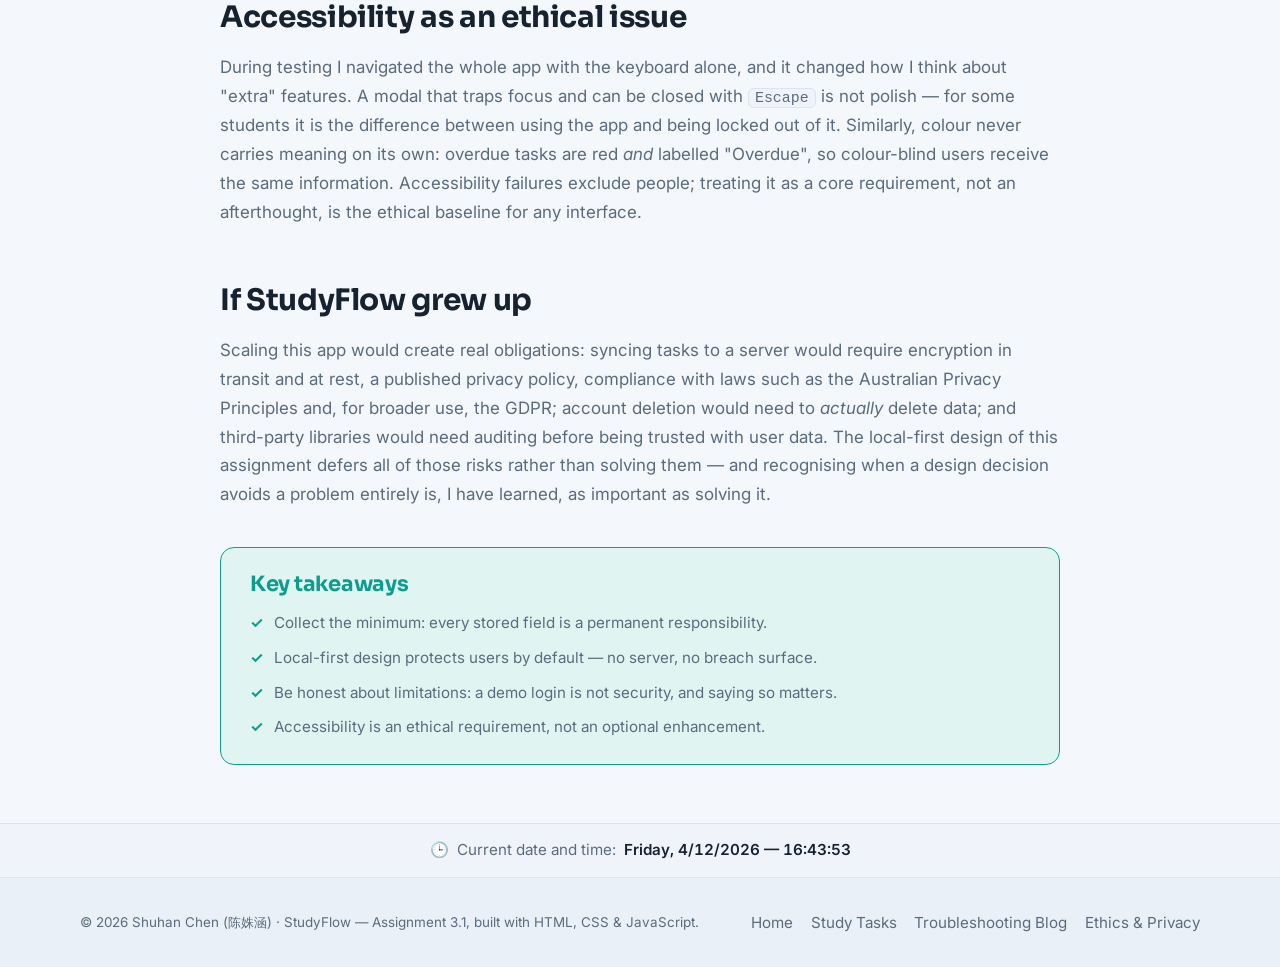
<file: html/ethics.html>
<!DOCTYPE html>
<html lang="en">
<head>
  <meta charset="UTF-8" />
  <meta name="viewport" content="width=device-width, initial-scale=1.0" />
  <title>Ethics &amp; Privacy Reflection | StudyFlow</title>
  <meta name="description" content="A reflection on the ethical and privacy considerations of the StudyFlow study task management application: data minimisation, local storage, accessibility and responsible design." />
  <meta name="author" content="Shuhan Chen (陈姝涵)" />
  <link rel="icon" href="../images/favicon.svg" type="image/svg+xml" />
  <link rel="preconnect" href="https://fonts.googleapis.com" />
  <link rel="preconnect" href="https://fonts.gstatic.com" crossorigin />
  <link href="https://fonts.googleapis.com/css2?family=Sora:wght@400;600;700;800&family=Inter:wght@300;400;500;600&display=swap" rel="stylesheet" />
  <link rel="stylesheet" href="../css/style.css" />
</head>
<body>
  <a class="skip-link" href="#main">Skip to main content</a>

  <header class="site-header">
    <div class="container header-inner">
      <a class="brand" href="index.html" aria-label="StudyFlow home">
        <span class="brand-mark" aria-hidden="true">
          <svg viewBox="0 0 24 24" width="20" height="20" fill="none" stroke="currentColor" stroke-width="2.4" stroke-linecap="round" stroke-linejoin="round"><path d="M4 12.5l5 5L20 6.5"/></svg>
        </span>
        <span class="brand-text">StudyFlow</span>
      </a>

      <nav class="nav" id="primaryNav" aria-label="Primary navigation">
        <ul class="nav-list">
          <li><a href="index.html">Home</a></li>
          <li><a href="tasks.html">Study Tasks</a></li>
          <li><a href="blog.html">Troubleshooting Blog</a></li>
          <li><a href="ethics.html">Ethics &amp; Privacy</a></li>
        </ul>
      </nav>

      <button class="icon-btn nav-toggle" id="navToggle" type="button" aria-label="Open menu" aria-expanded="false" aria-controls="primaryNav">
        <span class="bar"></span><span class="bar"></span><span class="bar"></span>
      </button>
    </div>
  </header>

  <main id="main">
    <section class="page-head" aria-labelledby="ethicsTitle">
      <div class="container">
        <p class="section-kicker">Ethics &amp; privacy reflection</p>
        <h1 class="page-title" id="ethicsTitle">What does it mean to handle a student's data responsibly?</h1>
        <p class="page-lede">StudyFlow stores what a student is working on and when it is due. This page reflects on the ethical and privacy decisions behind that simple fact.</p>
      </div>
    </section>

    <section class="section section-tight">
      <div class="container container--narrow">

        <h2 class="sub-title">Privacy: collecting the minimum, keeping it local</h2>
        <p class="muted-text">
          A task list is surprisingly personal. It reveals which courses a student is enrolled in, how far behind
          they are, and what they are worried about. Because of this, the most important design decision in
          StudyFlow was a negative one: <strong>the application collects no personal data and sends it nowhere</strong>.
          Tasks are saved in the browser's <code>localStorage</code> on the user's own device, there is no server,
          no account system backed by a database, and no analytics or tracking of any kind.
        </p>
        <p class="muted-text">
          This is an application of the principle of <strong>data minimisation</strong> — only collect what the
          product strictly needs. StudyFlow needs task titles, course details and due dates to function; it does
          not need a real name, email address, phone number or student ID, so it never asks for them. Had this
          been a server-backed app, each of those fields would have become a liability: something to store
          securely, to protect from breaches, and to justify.
        </p>

        <h2 class="sub-title">The demonstration login — an honest limitation</h2>
        <p class="muted-text">
          The task manager is gated by a basic username and password login, as required by the specification.
          It is important to be honest about what this is: a <strong>client-side demonstration</strong>, not real
          security. The credentials are checked in JavaScript, which means anyone can read them by viewing the
          source. A production system would verify credentials on a server, hash passwords with a slow algorithm
          such as bcrypt, lock accounts after repeated failures, and use HTTPS to protect credentials in transit.
          Documenting that gap — rather than pretending the demo login "secures" anything — is itself an ethical
          obligation to the marker and to anyone reading this code.
        </p>

        <h2 class="sub-title">Ethical design: honesty, fairness and inclusion</h2>
        <p class="muted-text">
          Beyond privacy, three ethical commitments shaped the interface. First, <strong>honesty</strong>: the
          countdown and overdue styling tell the user the truth about their deadlines instead of gamifying
          false urgency — there are no manipulative "streaks" designed to induce guilt. Second, <strong>fairness</strong>:
          the validation rules reject invalid input with clear, specific messages rather than silently guessing what
          the user meant, because silent "corrections" of someone's data are a small act of disrespect. Third,
          <strong>inclusion</strong>: the pages use semantic landmarks, labelled form fields, visible focus states,
          keyboard-operable dialogs and colour contrast that meets WCAG AA, so the app remains usable by students
          who navigate with a keyboard or screen reader.
        </p>

        <h2 class="sub-title">Accessibility as an ethical issue</h2>
        <p class="muted-text">
          During testing I navigated the whole app with the keyboard alone, and it changed how I think about
          "extra" features. A modal that traps focus and can be closed with <kbd>Escape</kbd> is not polish —
          for some students it is the difference between using the app and being locked out of it. Similarly,
          colour never carries meaning on its own: overdue tasks are red <em>and</em> labelled "Overdue", so
          colour-blind users receive the same information. Accessibility failures exclude people; treating it
          as a core requirement, not an afterthought, is the ethical baseline for any interface.
        </p>

        <h2 class="sub-title">If StudyFlow grew up</h2>
        <p class="muted-text">
          Scaling this app would create real obligations: syncing tasks to a server would require
          encryption in transit and at rest, a published privacy policy, compliance with laws such as the
          Australian Privacy Principles and, for broader use, the GDPR; account deletion would need to
          <em>actually</em> delete data; and third-party libraries would need auditing before being trusted
          with user data. The local-first design of this assignment defers all of those risks rather than
          solving them — and recognising when a design decision avoids a problem entirely is, I have learned,
          as important as solving it.
        </p>

        <div class="takeaways" aria-label="Key takeaways">
          <h2>Key takeaways</h2>
          <ul>
            <li>Collect the minimum: every stored field is a permanent responsibility.</li>
            <li>Local-first design protects users by default — no server, no breach surface.</li>
            <li>Be honest about limitations: a demo login is not security, and saying so matters.</li>
            <li>Accessibility is an ethical requirement, not an optional enhancement.</li>
          </ul>
        </div>
      </div>
    </section>
  </main>

  <div class="clock-bar">
    <div class="container">
      <span aria-hidden="true">🕒</span> Current date and time:
      <time id="clock">Loading…</time>
    </div>
  </div>

  <footer class="site-footer">
    <div class="container footer-inner">
      <p class="footer-copy">© <span id="year">2026</span> Shuhan Chen (陈姝涵) · StudyFlow — Assignment 3.1, built with HTML, CSS &amp; JavaScript.</p>
      <nav class="footer-nav" aria-label="Footer navigation">
        <a href="index.html">Home</a>
        <a href="tasks.html">Study Tasks</a>
        <a href="blog.html">Troubleshooting Blog</a>
        <a href="ethics.html">Ethics &amp; Privacy</a>
      </nav>
    </div>
  </footer>

  <div class="toast" id="toast" role="status" aria-live="polite"></div>
  <script src="../js/main.js"></script>
</body>
</html>
</file>
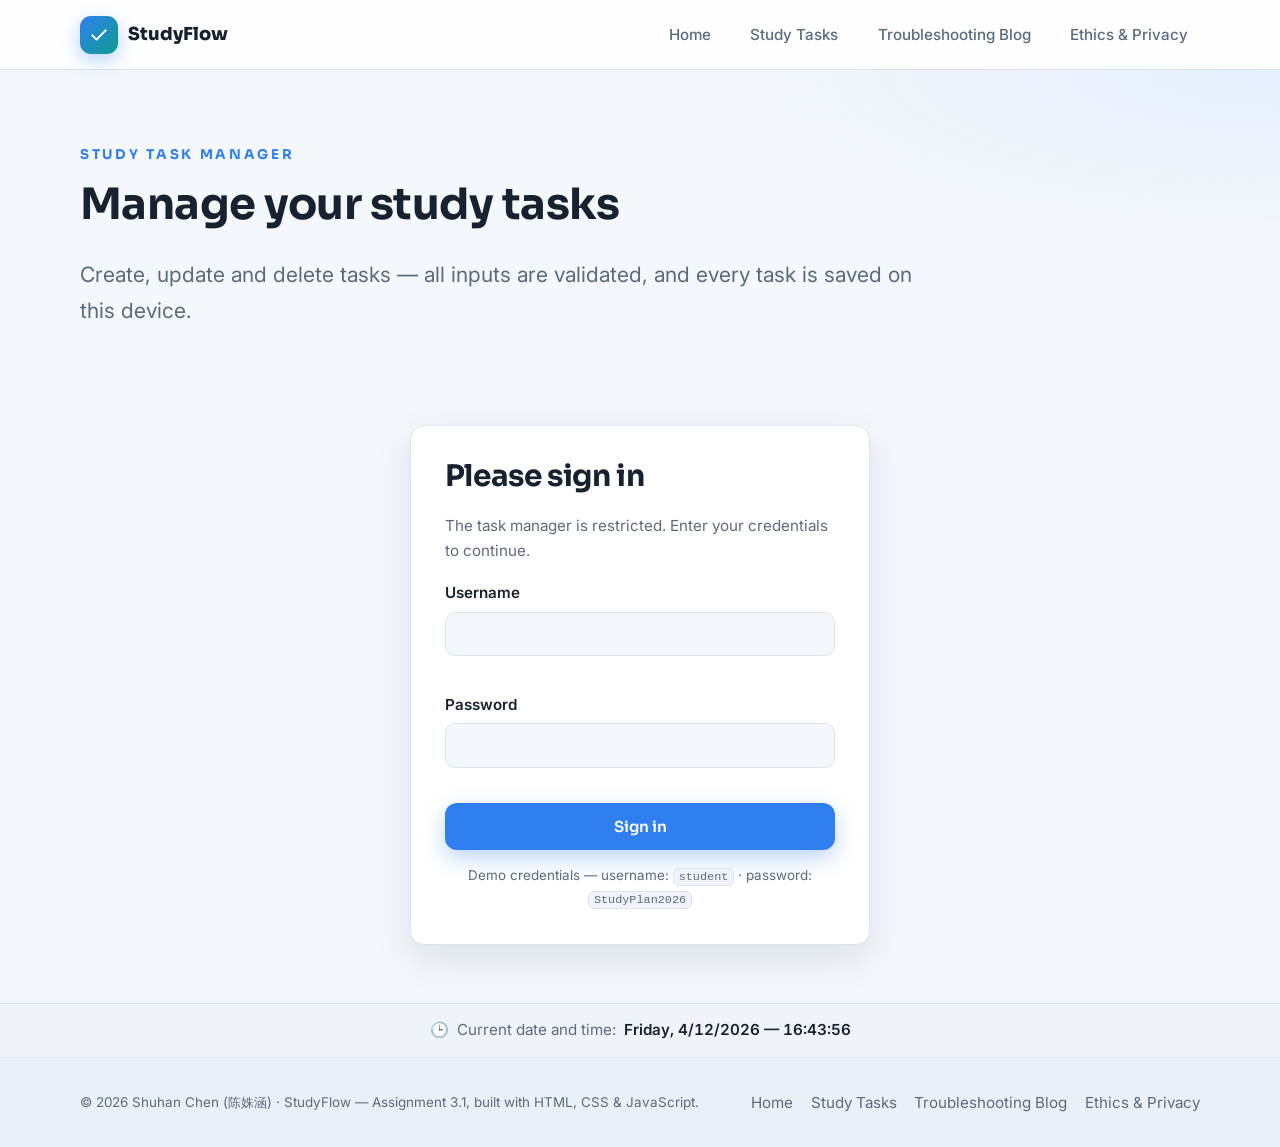
<file: html/tasks.html>
<!DOCTYPE html>
<html lang="en">
<head>
  <meta charset="UTF-8" />
  <meta name="viewport" content="width=device-width, initial-scale=1.0" />
  <title>Study Tasks | StudyFlow</title>
  <meta name="description" content="Sign in to StudyFlow to create, update, delete and view all your study tasks with validation and due-date tracking." />
  <meta name="author" content="Shuhan Chen (陈姝涵)" />
  <link rel="icon" href="../images/favicon.svg" type="image/svg+xml" />
  <link rel="preconnect" href="https://fonts.googleapis.com" />
  <link rel="preconnect" href="https://fonts.gstatic.com" crossorigin />
  <link href="https://fonts.googleapis.com/css2?family=Sora:wght@400;600;700;800&family=Inter:wght@300;400;500;600&display=swap" rel="stylesheet" />
  <link rel="stylesheet" href="../css/style.css" />
</head>
<body>
  <a class="skip-link" href="#main">Skip to main content</a>

  <header class="site-header">
    <div class="container header-inner">
      <a class="brand" href="index.html" aria-label="StudyFlow home">
        <span class="brand-mark" aria-hidden="true">
          <svg viewBox="0 0 24 24" width="20" height="20" fill="none" stroke="currentColor" stroke-width="2.4" stroke-linecap="round" stroke-linejoin="round"><path d="M4 12.5l5 5L20 6.5"/></svg>
        </span>
        <span class="brand-text">StudyFlow</span>
      </a>

      <nav class="nav" id="primaryNav" aria-label="Primary navigation">
        <ul class="nav-list">
          <li><a href="index.html">Home</a></li>
          <li><a href="tasks.html">Study Tasks</a></li>
          <li><a href="blog.html">Troubleshooting Blog</a></li>
          <li><a href="ethics.html">Ethics &amp; Privacy</a></li>
        </ul>
      </nav>

      <button class="icon-btn nav-toggle" id="navToggle" type="button" aria-label="Open menu" aria-expanded="false" aria-controls="primaryNav">
        <span class="bar"></span><span class="bar"></span><span class="bar"></span>
      </button>
    </div>
  </header>

  <main id="main">
    <section class="page-head" aria-labelledby="tasksTitle">
      <div class="container">
        <p class="section-kicker">Study task manager</p>
        <h1 class="page-title" id="tasksTitle">Manage your study tasks</h1>
        <p class="page-lede">Create, update and delete tasks — all inputs are validated, and every task is saved on this device.</p>
      </div>
    </section>

    <!-- ============ LOGIN VIEW ============ -->
    <section class="section section-tight" id="loginView" aria-labelledby="loginTitle">
      <div class="container container--narrow">
        <form class="panel login-card" id="loginForm" novalidate>
          <h2 id="loginTitle">Please sign in</h2>
          <p class="muted-text small">The task manager is restricted. Enter your credentials to continue.</p>

          <div class="field">
            <label for="username">Username</label>
            <input type="text" id="username" name="username" autocomplete="username" required aria-describedby="usernameError" />
            <p class="field-error" id="usernameError"></p>
          </div>

          <div class="field">
            <label for="password">Password</label>
            <input type="password" id="password" name="password" autocomplete="current-password" required aria-describedby="passwordError" />
            <p class="field-error" id="passwordError"></p>
          </div>

          <p class="login-error" id="loginError" role="alert"></p>

          <button class="btn btn-primary btn-block" type="submit">Sign in</button>

          <p class="hint">Demo credentials — username: <code>student</code> · password: <code>StudyPlan2026</code></p>
        </form>
      </div>
    </section>

    <!-- ============ APP VIEW ============ -->
    <section class="section section-tight" id="appView" hidden>
      <div class="container">
        <div class="app-bar">
          <p class="app-bar-note">Signed in as <strong>student</strong></p>
          <div class="app-bar-actions">
            <p class="task-count" id="taskCount" aria-live="polite">0 tasks</p>
            <button class="btn btn-ghost btn-sm" id="logoutBtn" type="button">Sign out</button>
          </div>
        </div>

        <!-- Create / update form -->
        <form class="panel form-panel" id="taskForm" novalidate>
          <h2 id="formTitle">Add a new study task</h2>

          <div class="form-grid">
            <div class="field field--full">
              <label for="taskTitle">Task title <span class="req" aria-hidden="true">*</span></label>
              <input type="text" id="taskTitle" name="taskTitle" required minlength="3" maxlength="80" placeholder="e.g. Complete Assignment 3" aria-describedby="taskTitleError" />
              <p class="field-error" id="taskTitleError"></p>
            </div>

            <div class="field">
              <label for="courseCode">Course code <span class="req" aria-hidden="true">*</span></label>
              <input type="text" id="courseCode" name="courseCode" required placeholder="e.g. INFO1012" aria-describedby="courseCodeError" />
              <p class="field-error" id="courseCodeError"></p>
            </div>

            <div class="field">
              <label for="courseName">Course name <span class="req" aria-hidden="true">*</span></label>
              <input type="text" id="courseName" name="courseName" required placeholder="e.g. Information Technology Systems" aria-describedby="courseNameError" />
              <p class="field-error" id="courseNameError"></p>
            </div>

            <div class="field">
              <label for="dueDate">Due date <span class="req" aria-hidden="true">*</span></label>
              <input type="date" id="dueDate" name="dueDate" required aria-describedby="dueDateError" />
              <p class="field-error" id="dueDateError"></p>
            </div>

            <div class="field field--full">
              <label for="description">Task description <span class="req" aria-hidden="true">*</span></label>
              <textarea id="description" name="description" rows="3" required minlength="10" maxlength="500" placeholder="What exactly needs to be done?" aria-describedby="descriptionError"></textarea>
              <p class="field-error" id="descriptionError"></p>
            </div>

            <div class="field field--full">
              <label for="notes">Additional notes <span class="hint-inline">(optional)</span></label>
              <textarea id="notes" name="notes" rows="2" maxlength="500" placeholder="e.g. Check the marking scheme before submitting" aria-describedby="notesError"></textarea>
              <p class="field-error" id="notesError"></p>
            </div>
          </div>

          <div class="form-actions">
            <button class="btn btn-primary" id="submitBtn" type="submit">Add task</button>
            <button class="btn btn-ghost" id="cancelEditBtn" type="button" hidden>Cancel edit</button>
          </div>
        </form>

        <!-- Task list -->
        <div class="panel table-panel">
          <h2>All study tasks <span class="h2-note">(sorted by due date)</span></h2>
          <div class="table-wrap">
            <table id="taskTable">
              <caption class="visually-hidden">All study tasks with course, due date, countdown and actions</caption>
              <thead>
                <tr>
                  <th scope="col">Task</th>
                  <th scope="col">Course</th>
                  <th scope="col">Due date</th>
                  <th scope="col">Countdown</th>
                  <th scope="col">Actions</th>
                </tr>
              </thead>
              <tbody id="taskBody"></tbody>
            </table>
          </div>
          <p class="empty-state" id="emptyTasks" hidden>No tasks yet — add your first study task above.</p>
        </div>
      </div>
    </section>
  </main>

  <!-- Delete confirmation dialog -->
  <div class="modal" id="deleteModal" hidden>
    <div class="modal-backdrop" data-close></div>
    <div class="modal-panel" role="alertdialog" aria-modal="true" aria-labelledby="deleteTitle" aria-describedby="deleteText" tabindex="-1">
      <h2 id="deleteTitle">Delete this task?</h2>
      <p id="deleteText" class="muted-text"></p>
      <div class="form-actions">
        <button class="btn btn-danger" id="confirmDeleteBtn" type="button">Yes, delete it</button>
        <button class="btn btn-ghost" type="button" data-close>Cancel</button>
      </div>
    </div>
  </div>

  <div class="clock-bar">
    <div class="container">
      <span aria-hidden="true">🕒</span> Current date and time:
      <time id="clock">Loading…</time>
    </div>
  </div>

  <footer class="site-footer">
    <div class="container footer-inner">
      <p class="footer-copy">© <span id="year">2026</span> Shuhan Chen (陈姝涵) · StudyFlow — Assignment 3.1, built with HTML, CSS &amp; JavaScript.</p>
      <nav class="footer-nav" aria-label="Footer navigation">
        <a href="index.html">Home</a>
        <a href="tasks.html">Study Tasks</a>
        <a href="blog.html">Troubleshooting Blog</a>
        <a href="ethics.html">Ethics &amp; Privacy</a>
      </nav>
    </div>
  </footer>

  <div class="toast" id="toast" role="status" aria-live="polite"></div>
  <script src="../js/main.js"></script>
  <script src="../js/tasks.js"></script>
</body>
</html>
</file>
<file: css/style.css>
/* ==========================================================================
   StudyFlow — My Study Task Manager
   Assignment 3.1 · Hand-written CSS, no frameworks.
   Structure: tokens → base → header → hero/gallery → panels/forms →
              table → modal → blog/code → footer → responsive → print
   ========================================================================== */

/* ---------- 1. Design tokens ---------- */
:root {
  --bg: #f4f7fb;
  --bg-soft: #eaf0f7;
  --surface: #ffffff;
  --surface-2: #f0f4fa;
  --border: #dbe4ef;
  --text: #16222f;
  --text-muted: #5b6b7e;
  --accent: #2f7ff0;
  --accent-dark: #1f63c9;
  --accent-soft: #e5effe;
  --teal: #0d9d8e;
  --teal-soft: #e0f5f2;
  --amber: #b26a00;
  --amber-soft: #fdf0dc;
  --danger: #d24556;
  --danger-soft: #fdeaec;
  --shadow: 0 14px 38px rgba(23, 44, 74, 0.1);
  --shadow-lg: 0 24px 60px rgba(23, 44, 74, 0.16);

  --font-head: "Sora", "Segoe UI", system-ui, sans-serif;
  --font-body: "Inter", "Segoe UI", system-ui, sans-serif;
  --font-mono: "JetBrains Mono", "Cascadia Code", Consolas, monospace;

  --fs-xs: clamp(0.76rem, 0.72rem + 0.2vw, 0.84rem);
  --fs-sm: clamp(0.86rem, 0.82rem + 0.22vw, 0.95rem);
  --fs-base: clamp(0.98rem, 0.94rem + 0.25vw, 1.06rem);
  --fs-lg: clamp(1.14rem, 1.05rem + 0.45vw, 1.32rem);
  --fs-xl: clamp(1.45rem, 1.25rem + 0.9vw, 1.85rem);
  --fs-2xl: clamp(1.85rem, 1.5rem + 1.7vw, 2.55rem);
  --fs-hero: clamp(2.05rem, 1.55rem + 2.6vw, 3.1rem);

  --gap: clamp(1rem, 2.4vw, 1.6rem);
  --radius: 14px;
  --radius-sm: 10px;
  --maxw: 1120px;
  --header-h: 70px;

  --ease: cubic-bezier(0.22, 1, 0.36, 1);
  --t-fast: 150ms var(--ease);
  --t-med: 300ms var(--ease);
}

/* ---------- 2. Base ---------- */
*, *::before, *::after { box-sizing: border-box; }

html { scroll-behavior: smooth; -webkit-text-size-adjust: 100%; }

@media (prefers-reduced-motion: reduce) {
  html { scroll-behavior: auto; }
  *, *::before, *::after { animation-duration: 0.01ms !important; transition-duration: 0.01ms !important; }
}

body {
  margin: 0;
  background: var(--bg);
  color: var(--text);
  font-family: var(--font-body);
  font-size: var(--fs-base);
  line-height: 1.7;
  -webkit-font-smoothing: antialiased;
  overflow-x: hidden;
}

h1, h2, h3, h4 {
  font-family: var(--font-head);
  line-height: 1.2;
  margin: 0 0 0.6em;
  font-weight: 700;
  letter-spacing: -0.012em;
}

p { margin: 0 0 1.05em; }
ul, ol { margin: 0; padding: 0; }
img, svg { max-width: 100%; display: block; }

a { color: var(--accent); text-decoration: none; transition: color var(--t-fast); }
a:hover { color: var(--accent-dark); text-decoration: underline; }

code, kbd {
  font-family: var(--font-mono);
  font-size: 0.88em;
  background: var(--surface-2);
  border: 1px solid var(--border);
  border-radius: 6px;
  padding: 0.08em 0.4em;
}

:focus-visible { outline: 2.5px solid var(--accent); outline-offset: 2px; border-radius: 4px; }
::selection { background: var(--accent); color: #fff; }
[id] { scroll-margin-top: calc(var(--header-h) + 20px); }

.visually-hidden {
  position: absolute; width: 1px; height: 1px;
  margin: -1px; padding: 0; overflow: hidden;
  clip: rect(0 0 0 0); white-space: nowrap; border: 0;
}

/* ---------- 3. Layout primitives ---------- */
.container { width: min(100% - 2.4rem, var(--maxw)); margin-inline: auto; }
.container--narrow { max-width: 840px; }

.section { padding: clamp(3rem, 7vw, 5.5rem) 0; }
.section-tight { padding: clamp(2rem, 4.5vw, 3.6rem) 0; }
.section-alt { background: var(--bg-soft); }

.section-kicker {
  font-family: var(--font-head);
  font-size: var(--fs-xs);
  font-weight: 700;
  text-transform: uppercase;
  letter-spacing: 0.2em;
  color: var(--accent);
  margin-bottom: 0.8rem;
}

.section-title { font-size: var(--fs-2xl); max-width: 26ch; }
.sub-title { font-size: var(--fs-xl); margin-top: 1.9em; }

.split { display: grid; gap: clamp(2rem, 5vw, 3.6rem); grid-template-columns: 1fr; align-items: start; }
.split--reverse { grid-template-columns: 1fr; }
@media (min-width: 900px) {
  .split { grid-template-columns: 1.4fr 1fr; }
  .split--reverse { grid-template-columns: 340px 1fr; }
}

.lede { font-size: var(--fs-lg); }
.muted-text { color: var(--text-muted); }
.small { font-size: var(--fs-sm); }

/* ---------- 4. Header / nav ---------- */
.skip-link {
  position: absolute; left: 1rem; top: -100px; z-index: 200;
  background: var(--accent); color: #fff; font-weight: 600;
  padding: 0.7rem 1.2rem; border-radius: 0 0 10px 10px;
  transition: top var(--t-fast);
}
.skip-link:focus { top: 0; color: #fff; text-decoration: none; }

.site-header {
  position: sticky; top: 0; z-index: 100;
  height: var(--header-h);
  display: flex; align-items: center;
  background: rgba(255, 255, 255, 0.88);
  backdrop-filter: blur(12px);
  -webkit-backdrop-filter: blur(12px);
  border-bottom: 1px solid var(--border);
}

.header-inner { display: flex; align-items: center; justify-content: space-between; gap: var(--gap); }

.brand { display: inline-flex; align-items: center; gap: 0.6rem; font-family: var(--font-head); font-weight: 800; font-size: 1.12rem; color: var(--text); }
.brand:hover { text-decoration: none; }
.brand-mark {
  width: 38px; height: 38px;
  display: grid; place-items: center;
  border-radius: 11px;
  background: linear-gradient(135deg, var(--accent), var(--teal));
  color: #fff;
  box-shadow: 0 6px 18px rgba(47, 127, 240, 0.35);
}

.nav-list { display: flex; gap: clamp(0.3rem, 1.2vw, 1.1rem); list-style: none; }
.nav-list a {
  color: var(--text-muted);
  font-weight: 500;
  font-size: var(--fs-sm);
  padding: 0.5rem 0.75rem;
  border-radius: 8px;
  transition: color var(--t-fast), background var(--t-fast);
}
.nav-list a:hover { color: var(--text); background: var(--surface-2); text-decoration: none; }
.nav-list a.is-active { color: var(--accent); background: var(--accent-soft); }

.icon-btn {
  display: grid; place-items: center;
  width: 42px; height: 42px;
  border-radius: 11px;
  border: 1px solid var(--border);
  background: var(--surface);
  color: var(--text);
  cursor: pointer;
  transition: border-color var(--t-fast), transform var(--t-fast), background var(--t-fast);
}
.icon-btn:hover { border-color: var(--accent); transform: translateY(-2px); }

.nav-toggle { display: none; }
.nav-toggle .bar { width: 18px; height: 2px; margin: 2.5px 0; background: currentColor; border-radius: 2px; transition: transform var(--t-fast), opacity var(--t-fast); }

@media (max-width: 860px) {
  .site-header .btn { display: none; }
  .nav-toggle { display: grid; }
  .nav {
    position: fixed; inset: var(--header-h) 0 auto 0;
    background: var(--surface);
    border-bottom: 1px solid var(--border);
    padding: 1rem 1.5rem 1.4rem;
    transform: translateY(-115%);
    transition: transform var(--t-med);
    z-index: 99;
    box-shadow: var(--shadow-lg);
  }
  .nav.is-open { transform: translateY(0); }
  .nav-list { flex-direction: column; gap: 0.2rem; }
  .nav-list a { display: block; padding: 0.85rem 1rem; font-size: var(--fs-base); }
  .nav-toggle[aria-expanded="true"] .bar:nth-child(1) { transform: translateY(4.5px) rotate(45deg); }
  .nav-toggle[aria-expanded="true"] .bar:nth-child(2) { opacity: 0; }
  .nav-toggle[aria-expanded="true"] .bar:nth-child(3) { transform: translateY(-4.5px) rotate(-45deg); }
}

/* ---------- 5. Buttons ---------- */
.btn {
  display: inline-flex; align-items: center; justify-content: center; gap: 0.5rem;
  font-family: var(--font-head);
  font-weight: 600; font-size: var(--fs-sm);
  padding: 0.8rem 1.5rem;
  border-radius: 12px;
  border: 1.5px solid transparent;
  cursor: pointer;
  transition: transform var(--t-fast), box-shadow var(--t-fast), background var(--t-fast), border-color var(--t-fast), color var(--t-fast);
}
.btn:hover { text-decoration: none; }
.btn-primary { background: var(--accent); color: #fff; box-shadow: 0 8px 22px rgba(47, 127, 240, 0.32); }
.btn-primary:hover { background: var(--accent-dark); color: #fff; transform: translateY(-2px); }
.btn-ghost { background: transparent; color: var(--text); border-color: var(--border); }
.btn-ghost:hover { border-color: var(--accent); color: var(--accent); transform: translateY(-2px); }
.btn-danger { background: var(--danger); color: #fff; }
.btn-danger:hover { background: #b93a4a; color: #fff; transform: translateY(-2px); }
.btn-sm { padding: 0.55rem 1.05rem; font-size: var(--fs-xs); }
.btn-block { width: 100%; }

.text-link { font-weight: 600; }
.text-link span { display: inline-block; transition: transform var(--t-fast); }
.text-link:hover span { transform: translateX(4px); }

/* ---------- 6. Hero ---------- */
.hero { padding: clamp(3rem, 7vw, 5rem) 0 clamp(2.5rem, 5vw, 4rem); overflow: hidden; background:
  radial-gradient(90% 90% at 100% 0%, var(--accent-soft) 0%, transparent 55%),
  radial-gradient(70% 70% at 0% 100%, var(--teal-soft) 0%, transparent 55%),
  var(--bg); }

.hero-inner { display: grid; gap: clamp(2.4rem, 5vw, 4rem); grid-template-columns: 1fr; align-items: center; }
@media (min-width: 940px) { .hero-inner { grid-template-columns: 1.15fr 1fr; } }

.eyebrow {
  display: inline-block;
  font-size: var(--fs-xs); font-weight: 600;
  text-transform: uppercase; letter-spacing: 0.16em;
  color: var(--teal);
  border: 1px solid var(--teal);
  border-radius: 999px;
  padding: 0.4rem 1rem;
  background: var(--teal-soft);
  margin-bottom: 1.4rem;
}

.hero-title { font-size: var(--fs-hero); font-weight: 800; }
.hero-sub { font-size: var(--fs-lg); color: var(--text-muted); max-width: 54ch; }
.hero-actions { display: flex; flex-wrap: wrap; gap: 0.9rem; }

/* ---------- 7. Gallery (3 images + cycle) ---------- */
.gallery {
  margin: 0;
  background: var(--surface);
  border: 1px solid var(--border);
  border-radius: calc(var(--radius) + 6px);
  padding: 0.9rem;
  box-shadow: var(--shadow-lg);
}

.gallery-stage {
  position: relative;
  aspect-ratio: 4 / 3;
  border-radius: var(--radius);
  overflow: hidden;
  background: var(--surface-2);
}

.slide {
  position: absolute; inset: 0;
  width: 100%; height: 100%;
  object-fit: cover;
  opacity: 0;
  transform: scale(1.04);
  transition: opacity 0.5s var(--ease), transform 0.6s var(--ease);
}
.slide.is-active { opacity: 1; transform: scale(1); }

.gallery-bar {
  display: flex; align-items: center; justify-content: space-between; gap: 0.8rem;
  padding: 0.8rem 0.4rem 0.2rem;
}
.gallery-meta { display: grid; justify-items: center; gap: 0.35rem; }
#slideCounter { font-family: var(--font-head); font-size: var(--fs-xs); font-weight: 700; color: var(--text-muted); letter-spacing: 0.08em; }

.dots { display: flex; gap: 0.45rem; }
.dot {
  width: 10px; height: 10px;
  border-radius: 50%;
  border: none;
  padding: 0;
  background: var(--border);
  cursor: pointer;
  transition: background var(--t-fast), transform var(--t-fast);
}
.dot:hover { transform: scale(1.25); }
.dot.is-active { background: var(--accent); }

/* ---------- 8. Feature list & about card ---------- */
.feature-list { list-style: none; display: grid; gap: 1rem; }
.feature-list li { display: flex; gap: 0.95rem; align-items: flex-start; }
.feature-icon {
  flex: none;
  width: 44px; height: 44px;
  display: grid; place-items: center;
  border-radius: 12px;
  background: var(--accent-soft);
  color: var(--accent);
  border: 1px solid var(--border);
}
.feature-list h3 { font-size: var(--fs-base); margin-bottom: 0.15rem; }
.feature-list p { margin: 0; color: var(--text-muted); font-size: var(--fs-sm); }

.about-card {
  background: var(--surface);
  border: 1px solid var(--border);
  border-radius: var(--radius);
  padding: 2rem;
  text-align: center;
  box-shadow: var(--shadow);
}
.about-card h3 { font-size: var(--fs-xl); margin-bottom: 0.1rem; }
.avatar {
  width: 92px; height: 92px;
  margin: 0 auto 1rem;
  border-radius: 28%;
  display: grid; place-items: center;
  font-family: var(--font-head); font-size: 1.6rem; font-weight: 800;
  color: #fff;
  background: linear-gradient(135deg, var(--accent), var(--teal));
  box-shadow: 0 10px 26px rgba(47, 127, 240, 0.35);
}
.chip-list { list-style: none; display: flex; flex-wrap: wrap; gap: 0.45rem; justify-content: center; margin: 1.1rem 0 0; }
.chip {
  font-size: var(--fs-xs); font-weight: 600;
  padding: 0.3rem 0.8rem;
  border-radius: 999px;
  border: 1px solid var(--border);
  background: var(--surface-2);
  color: var(--text-muted);
}

/* ---------- 9. Page head (subpages) ---------- */
.page-head {
  padding: clamp(2.6rem, 6vw, 4.6rem) 0 clamp(1.6rem, 3.5vw, 2.4rem);
  background:
    radial-gradient(80% 100% at 100% 0%, var(--accent-soft) 0%, transparent 55%),
    var(--bg);
}
.page-title { font-size: clamp(1.8rem, 1.3rem + 2.3vw, 2.7rem); max-width: 24ch; }
.page-lede { color: var(--text-muted); font-size: var(--fs-lg); max-width: 64ch; margin-bottom: 0; }

/* ---------- 10. Panels & forms ---------- */
.panel {
  background: var(--surface);
  border: 1px solid var(--border);
  border-radius: var(--radius);
  padding: clamp(1.4rem, 3.2vw, 2.1rem);
  box-shadow: var(--shadow);
}
.panel h2 { font-size: var(--fs-xl); }

.login-card { max-width: 460px; margin: 0 auto; }

.field { display: grid; gap: 0.35rem; margin-bottom: 1rem; }
.field label { font-weight: 600; font-size: var(--fs-sm); }
.req { color: var(--danger); }
.hint-inline { color: var(--text-muted); font-weight: 400; font-size: 0.85em; }

.field input, .field select, .field textarea {
  font-family: var(--font-body);
  font-size: var(--fs-base);
  color: var(--text);
  background: var(--bg);
  border: 1.5px solid var(--border);
  border-radius: 10px;
  padding: 0.7rem 0.95rem;
  width: 100%;
  transition: border-color var(--t-fast), box-shadow var(--t-fast);
}
.field textarea { resize: vertical; min-height: 72px; }
.field input:focus, .field select:focus, .field textarea:focus {
  outline: none;
  border-color: var(--accent);
  box-shadow: 0 0 0 3.5px rgba(47, 127, 240, 0.16);
}
.field input.is-invalid, .field textarea.is-invalid { border-color: var(--danger); }

.field-error { color: var(--danger); font-size: var(--fs-xs); min-height: 1.05em; margin: 0; }

.hint { color: var(--text-muted); font-size: var(--fs-xs); margin: 0.9rem 0 0; text-align: center; }

.login-error {
  color: var(--danger);
  background: var(--danger-soft);
  border: 1px solid var(--danger);
  border-radius: 10px;
  font-size: var(--fs-sm);
  padding: 0.65rem 0.95rem;
  margin: 0 0 1rem;
}
.login-error:empty { display: none; }

.form-panel { margin-bottom: 1.6rem; }
.form-grid { display: grid; grid-template-columns: 1fr; gap: 0 1.2rem; }
@media (min-width: 720px) { .form-grid { grid-template-columns: 1fr 1fr; } }
.field--full { grid-column: 1 / -1; }

.form-actions { display: flex; gap: 0.8rem; flex-wrap: wrap; margin-top: 0.6rem; }

/* ---------- 11. App bar & task table ---------- */
.app-bar {
  display: flex; flex-wrap: wrap; justify-content: space-between; align-items: center; gap: 0.9rem;
  margin-bottom: 1.4rem;
}
.app-bar-note { margin: 0; color: var(--text-muted); font-size: var(--fs-sm); }
.app-bar-actions { display: flex; align-items: center; gap: 0.9rem; }
.task-count {
  font-family: var(--font-head); font-weight: 700; font-size: var(--fs-sm);
  color: var(--accent);
  background: var(--accent-soft);
  border-radius: 999px;
  padding: 0.35rem 1rem;
  margin: 0;
}

.table-panel h2 { margin-bottom: 1rem; }
.h2-note { color: var(--text-muted); font-weight: 400; font-size: 0.6em; }

.table-wrap { overflow-x: auto; }

table { width: 100%; border-collapse: collapse; font-size: var(--fs-sm); }

#taskTable th, #taskTable td {
  text-align: left;
  padding: 0.85rem 1rem;
  border-bottom: 1px solid var(--border);
  vertical-align: top;
}
#taskTable th {
  font-family: var(--font-head);
  font-size: var(--fs-xs);
  text-transform: uppercase;
  letter-spacing: 0.1em;
  color: var(--text-muted);
  background: var(--surface-2);
}
#taskTable tbody tr { transition: background var(--t-fast); }
#taskTable tbody tr:hover { background: var(--surface-2); }

.task-cell-title { font-weight: 600; color: var(--text); }
.task-cell-desc { color: var(--text-muted); font-size: var(--fs-xs); margin-top: 0.2rem; max-width: 42ch; }
.course-code {
  font-family: var(--font-mono);
  font-size: var(--fs-xs);
  font-weight: 600;
  color: var(--accent);
  background: var(--accent-soft);
  border-radius: 6px;
  padding: 0.1rem 0.45rem;
  display: inline-block;
  margin-bottom: 0.25rem;
}
.course-name { display: block; color: var(--text-muted); font-size: var(--fs-xs); }

.due-date { font-variant-numeric: tabular-nums; white-space: nowrap; }

.badge {
  display: inline-block;
  font-size: var(--fs-xs);
  font-weight: 700;
  border-radius: 999px;
  padding: 0.18rem 0.7rem;
  white-space: nowrap;
}
.badge--soon { background: var(--amber-soft); color: var(--amber); }
.badge--later { background: var(--teal-soft); color: var(--teal); }
.badge--overdue { background: var(--danger-soft); color: var(--danger); }
.badge--today { background: var(--accent-soft); color: var(--accent); }

.row-actions { display: flex; gap: 0.45rem; flex-wrap: wrap; }
.action-btn {
  font-family: var(--font-head);
  font-size: var(--fs-xs);
  font-weight: 600;
  padding: 0.4rem 0.85rem;
  border-radius: 8px;
  border: 1.5px solid var(--border);
  background: var(--surface);
  color: var(--text-muted);
  cursor: pointer;
  transition: all var(--t-fast);
}
.action-btn:hover { border-color: var(--accent); color: var(--accent); transform: translateY(-1px); }
.action-btn--danger:hover { border-color: var(--danger); color: var(--danger); }

.empty-state {
  text-align: center;
  color: var(--text-muted);
  padding: 2.6rem 1rem;
  border: 1.5px dashed var(--border);
  border-radius: var(--radius-sm);
  margin-bottom: 0;
}

/* ---------- 12. Modal ---------- */
.modal { position: fixed; inset: 0; z-index: 300; display: grid; place-items: center; padding: 1.2rem; }
.modal[hidden] { display: none; }
.modal-backdrop { position: absolute; inset: 0; background: rgba(10, 20, 34, 0.55); backdrop-filter: blur(4px); -webkit-backdrop-filter: blur(4px); }
.modal-panel {
  position: relative;
  width: min(460px, 100%);
  background: var(--surface);
  border: 1px solid var(--border);
  border-radius: var(--radius);
  padding: 1.8rem;
  box-shadow: var(--shadow-lg);
  animation: modalIn 0.3s var(--ease);
}
@keyframes modalIn {
  from { opacity: 0; transform: translateY(18px) scale(0.97); }
  to { opacity: 1; transform: none; }
}
.modal-panel h2 { font-size: var(--fs-lg); }
.modal-panel p:last-child { margin-bottom: 0; }

/* ---------- 13. Blog: plan table, screenshots, code ---------- */
.error-meta {
  background: var(--surface);
  border: 1px solid var(--border);
  border-left: 4px solid var(--accent);
  border-radius: var(--radius-sm);
  padding: 1rem 1.4rem;
  margin-bottom: 1.6rem;
}
.error-meta p { margin: 0.15rem 0; font-size: var(--fs-sm); }

.plan-table th, .plan-table td {
  text-align: left;
  vertical-align: top;
  padding: 0.9rem 1rem;
  border-bottom: 1px solid var(--border);
  font-size: var(--fs-sm);
}
.plan-table thead th {
  font-family: var(--font-head);
  background: var(--surface-2);
  text-transform: uppercase;
  letter-spacing: 0.08em;
  font-size: var(--fs-xs);
  color: var(--text-muted);
}
.th-note { font-weight: 400; text-transform: none; letter-spacing: 0; font-size: 0.95em; color: var(--text-muted); }
.plan-table tbody th[scope="row"] {
  font-family: var(--font-head);
  font-size: var(--fs-sm);
  color: var(--accent);
  white-space: nowrap;
}
.plan-table td { color: var(--text-muted); }

.shot { margin: 1.6rem 0; }
.shot img {
  width: 100%;
  border: 1px solid var(--border);
  border-radius: var(--radius-sm);
  box-shadow: var(--shadow);
  background: #fff;
}
.shot figcaption { font-size: var(--fs-xs); color: var(--text-muted); margin-top: 0.5rem; padding-left: 0.2rem; }

.code-block {
  background: #101826;
  color: #dbe7f5;
  border-radius: var(--radius-sm);
  padding: 1.2rem 1.4rem;
  overflow-x: auto;
  font-size: 0.85rem;
  line-height: 1.65;
  margin: 1.2rem 0 1.6rem;
  border: 1px solid #223146;
}
.code-block code { background: none; border: none; padding: 0; color: inherit; font-size: inherit; }

.takeaways {
  background: var(--teal-soft);
  border: 1px solid var(--teal);
  border-radius: var(--radius);
  padding: 1.5rem 1.8rem;
  margin-top: 2.4rem;
}
.takeaways h2 { color: var(--teal); font-size: var(--fs-lg); }
.takeaways ul { list-style: none; display: grid; gap: 0.55rem; }
.takeaways li { padding-left: 1.5rem; position: relative; color: var(--text-muted); font-size: var(--fs-sm); }
.takeaways li::before { content: "✓"; position: absolute; left: 0; color: var(--teal); font-weight: 700; }

/* ---------- 14. Clock bar, footer, toast ---------- */
.clock-bar {
  background: var(--surface-2);
  border-top: 1px solid var(--border);
  padding: 0.85rem 0;
  font-size: var(--fs-sm);
  color: var(--text-muted);
  text-align: center;
}
.clock-bar .container { display: flex; justify-content: center; gap: 0.5rem; flex-wrap: wrap; }
#clock { font-weight: 600; color: var(--text); font-variant-numeric: tabular-nums; }

.site-footer { background: var(--bg-soft); border-top: 1px solid var(--border); padding: 2rem 0; }
.footer-inner { display: flex; flex-wrap: wrap; justify-content: space-between; align-items: center; gap: 1rem; }
.footer-copy { margin: 0; color: var(--text-muted); font-size: var(--fs-xs); }
.footer-nav { display: flex; flex-wrap: wrap; gap: 1.1rem; }
.footer-nav a { color: var(--text-muted); font-size: var(--fs-sm); }
.footer-nav a:hover { color: var(--accent); }

.toast {
  position: fixed;
  left: 50%; bottom: 1.6rem;
  transform: translate(-50%, 90px);
  z-index: 400;
  background: #16222f;
  color: #fff;
  border: 1px solid var(--teal);
  border-radius: 12px;
  padding: 0.8rem 1.5rem;
  font-size: var(--fs-sm);
  font-weight: 500;
  box-shadow: var(--shadow-lg);
  opacity: 0;
  pointer-events: none;
  transition: transform var(--t-med), opacity var(--t-med);
  max-width: min(92vw, 440px);
  text-align: center;
}
.toast.is-visible { transform: translate(-50%, 0); opacity: 1; }

/* ---------- 15. Print ---------- */
@media print {
  .site-header, .nav-toggle, .clock-bar, .toast, .modal, .hero-actions { display: none !important; }
  body { background: #fff; }
  .panel { box-shadow: none; }
  .section, .page-head { padding: 1rem 0; }
}
</file>
